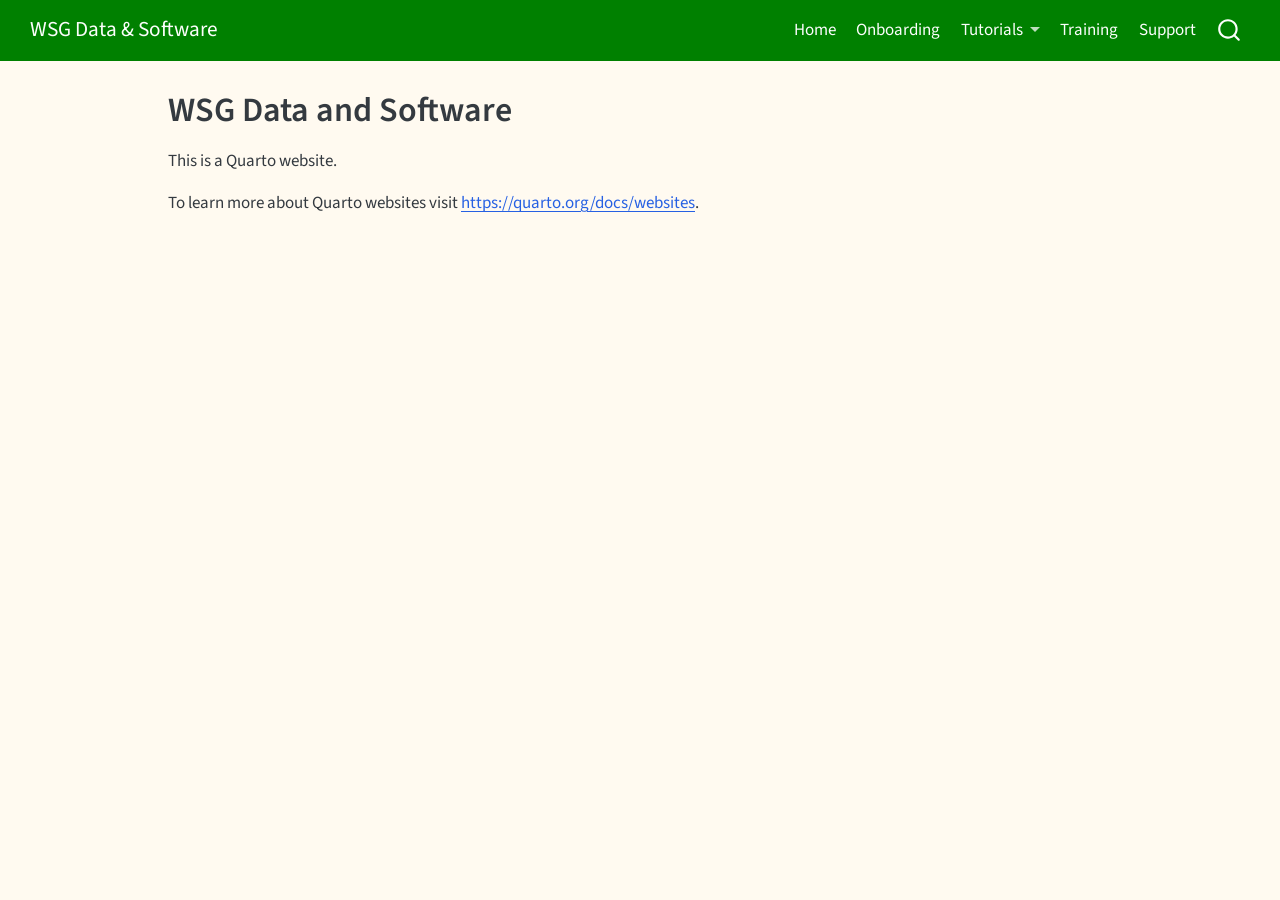
<file: docs/index.html>
<!DOCTYPE html>
<html xmlns="http://www.w3.org/1999/xhtml" lang="en" xml:lang="en"><head>

<meta charset="utf-8">
<meta name="generator" content="quarto-1.11.9">

<meta name="viewport" content="width=device-width, initial-scale=1.0, user-scalable=yes">


<title>WSG Data and Software – WSG Data &amp; Software</title>
<style>
/* Default styles provided by pandoc.
** See https://pandoc.org/MANUAL.html#variables-for-html for config info.
*/
span.smallcaps{font-variant: small-caps;}
div.columns{display: flex; gap: 1.5em;}
div.column{flex: auto;}
@media screen {
div.columns{gap: min(4vw, 1.5em);}
div.column{overflow-x: auto;}
}
div.hanging-indent{margin-left: 1.5em; text-indent: -1.5em;}
ul.task-list{list-style: none;}
ul.task-list li input[type="checkbox"] {
  width: 0.8em;
  margin: 0 0.8em 0.2em -1em; /* quarto-specific, see https://github.com/quarto-dev/quarto-cli/issues/4556 */ 
  vertical-align: middle;
}
</style>


<script src="site_libs/quarto-nav/quarto-nav.js"></script>
<script src="site_libs/clipboard/clipboard.min.js"></script>
<script src="site_libs/quarto-search/autocomplete.umd.js"></script>
<script src="site_libs/quarto-search/fuse.min.js"></script>
<script src="site_libs/quarto-search/quarto-search.js"></script>
<meta name="quarto:offset" content="./">
<script src="site_libs/quarto-html/quarto.js" type="module"></script>
<script src="site_libs/quarto-html/tabsets/tabsets.js" type="module"></script>
<script src="site_libs/quarto-html/scrollable-regions/scrollable-regions.js" type="module"></script>
<script src="site_libs/quarto-html/popper.min.js"></script>
<script src="site_libs/quarto-html/tippy.umd.min.js"></script>
<script src="site_libs/quarto-html/anchor.min.js"></script>
<link href="site_libs/quarto-html/tippy.css" rel="stylesheet">
<link href="site_libs/quarto-html/quarto-syntax-highlighting-63b5708e65d6cd79cd7618c58d0c21e7.css" rel="stylesheet" id="quarto-text-highlighting-styles">
<script src="site_libs/bootstrap/bootstrap.min.js"></script>
<link href="site_libs/bootstrap/bootstrap-icons.css" rel="stylesheet">
<link href="site_libs/bootstrap/bootstrap-7bf1076f56b73c5a03fa484800a81092.min.css" rel="stylesheet" append-hash="true" id="quarto-bootstrap" data-mode="light">
<script id="quarto-search-options" type="application/json">{
  "location": "navbar",
  "copy-button": false,
  "collapse-after": 3,
  "panel-placement": "end",
  "type": "overlay",
  "limit": 50,
  "keyboard-shortcut": [
    "f",
    "/",
    "s"
  ],
  "show-item-context": false,
  "language": {
    "search-no-results-text": "No results",
    "search-matching-documents-text": "matching documents",
    "search-copy-link-title": "Copy link to search",
    "search-hide-matches-text": "Hide additional matches",
    "search-more-match-text": "more match in this document",
    "search-more-matches-text": "more matches in this document",
    "search-clear-button-title": "Clear",
    "search-text-placeholder": "",
    "search-detached-cancel-button-title": "Cancel",
    "search-submit-button-title": "Submit",
    "search-label": "Search"
  }
}</script>


<link rel="stylesheet" href="styles.css">
</head>

<body class="nav-fixed quarto-light"><a id="quarto-skip-link" class="visually-hidden-focusable" href="#quarto-document-content">Skip to main content</a>

<div id="quarto-search-results"></div>
  <header id="quarto-header" class="headroom fixed-top">
    <nav class="navbar navbar-expand-lg " data-bs-theme="dark" aria-label="Site">
      <div class="navbar-container container-fluid">
      <div class="navbar-brand-container mx-auto">
    <a class="navbar-brand" href="./index.html">
    <span class="navbar-title">WSG Data &amp; Software</span>
    </a>
  </div>
          <button class="navbar-toggler" type="button" data-bs-toggle="collapse" data-bs-target="#navbarCollapse" aria-controls="navbarCollapse" aria-expanded="false" aria-label="Toggle navigation" onclick="if (window.quartoToggleHeadroom) { window.quartoToggleHeadroom(); }">
  <span class="navbar-toggler-icon"></span>
</button>
          <div class="collapse navbar-collapse" id="navbarCollapse">
            <ul class="navbar-nav navbar-nav-scroll ms-auto">
  <li class="nav-item">
    <a class="nav-link active" href="./index.html" aria-current="page"> 
<span class="menu-text">Home</span></a>
  </li>  
  <li class="nav-item">
    <a class="nav-link" href="./onboarding.html"> 
<span class="menu-text">Onboarding</span></a>
  </li>  
  <li class="nav-item dropdown ">
    <a class="nav-link dropdown-toggle" href="#" id="nav-menu-tutorials" role="link" data-bs-toggle="dropdown" aria-expanded="false">
 <span class="menu-text">Tutorials</span>
    </a>
    <ul class="dropdown-menu dropdown-menu-end" aria-labelledby="nav-menu-tutorials">    
        <li>
    <a class="dropdown-item" href="./tutorials/listing.html">
 <span class="dropdown-text"><strong>Tutorials</strong></span></a>
  </li>  
        <li><hr class="dropdown-divider"></li>
        <li class="dropdown-header"><strong>HPC</strong></li>
        <li>
    <a class="dropdown-item" href="./tutorials/hpc/get_started.html">
 <span class="dropdown-text">Get Started with HPC</span></a>
  </li>  
        <li><hr class="dropdown-divider"></li>
        <li class="dropdown-header"><strong>Git</strong></li>
        <li><hr class="dropdown-divider"></li>
        <li class="dropdown-header"><strong>Data</strong></li>
        <li><hr class="dropdown-divider"></li>
        <li class="dropdown-header"><strong>GenAI</strong></li>
    </ul>
  </li>
  <li class="nav-item">
    <a class="nav-link" href="./training.html"> 
<span class="menu-text">Training</span></a>
  </li>  
  <li class="nav-item">
    <a class="nav-link" href="./support.html"> 
<span class="menu-text">Support</span></a>
  </li>  
</ul>
          </div> <!-- /navcollapse -->
            <div class="quarto-navbar-tools">
</div>
            <div id="quarto-search" class="" title="Search"></div>
      </div> <!-- /container-fluid -->
    </nav>
</header>
<!-- content -->
<div id="quarto-content" class="quarto-container page-columns page-rows-contents page-layout-article page-navbar">
<!-- sidebar -->
<!-- margin-sidebar -->
    <div id="quarto-margin-sidebar" class="sidebar margin-sidebar zindex-bottom">
        
    </div>
<!-- main -->
<main class="content" id="quarto-document-content" tabindex="-1">

<header id="title-block-header" class="quarto-title-block default">
<div class="quarto-title">
<h1 class="title">WSG Data and Software</h1>
</div>



<div class="quarto-title-meta">

    
  
    
  </div>
  


</header>


<p>This is a Quarto website.</p>
<p>To learn more about Quarto websites visit <a href="https://quarto.org/docs/websites" class="uri">https://quarto.org/docs/websites</a>.</p>



</main> <!-- /main -->
<script id="quarto-html-after-body" type="application/javascript">
  window.document.addEventListener("DOMContentLoaded", function (event) {
    const icon = "";
    const anchorJS = new window.AnchorJS();
    anchorJS.options = {
      placement: 'right',
      icon: icon
    };
    anchorJS.add('.anchored');
    const isCodeAnnotation = (el) => {
      for (const clz of el.classList) {
        if (clz.startsWith('code-annotation-')) {                     
          return true;
        }
      }
      return false;
    }
    const onCopySuccess = function(e) {
      // button target
      const button = e.trigger;
      // don't keep focus
      button.blur();
      // flash "checked"
      button.classList.add('code-copy-button-checked');
      var currentTitle = button.getAttribute("title");
      button.setAttribute("title", "Copied!");
      let tooltip;
      if (window.bootstrap) {
        button.setAttribute("data-bs-toggle", "tooltip");
        button.setAttribute("data-bs-placement", "left");
        button.setAttribute("data-bs-title", "Copied!");
        tooltip = new bootstrap.Tooltip(button, 
          { trigger: "manual", 
            customClass: "code-copy-button-tooltip",
            offset: [0, -8]});
        tooltip.show();    
      }
      setTimeout(function() {
        if (tooltip) {
          tooltip.hide();
          button.removeAttribute("data-bs-title");
          button.removeAttribute("data-bs-toggle");
          button.removeAttribute("data-bs-placement");
        }
        button.setAttribute("title", currentTitle);
        button.classList.remove('code-copy-button-checked');
      }, 1000);
      // clear code selection
      e.clearSelection();
    }
    const getTextToCopy = function(trigger) {
      const outerScaffold = trigger.parentElement.cloneNode(true);
      const codeEl = outerScaffold.querySelector('code');
      for (const childEl of codeEl.children) {
        if (isCodeAnnotation(childEl)) {
          childEl.remove();
        }
      }
      return codeEl.innerText;
    }
    const clipboard = new window.ClipboardJS('.code-copy-button:not([data-in-quarto-modal])', {
      text: getTextToCopy
    });
    clipboard.on('success', onCopySuccess);
    if (window.document.getElementById('quarto-embedded-source-code-modal')) {
      const clipboardModal = new window.ClipboardJS('.code-copy-button[data-in-quarto-modal]', {
        text: getTextToCopy,
        container: window.document.getElementById('quarto-embedded-source-code-modal')
      });
      clipboardModal.on('success', onCopySuccess);
    }
      var localhostRegex = new RegExp(/^(?:http|https):\/\/localhost\:?[0-9]*\//);
      var mailtoRegex = new RegExp(/^mailto:/);
        var filterRegex = new RegExp('/' + window.location.host + '/');
      var isInternal = (href) => {
          return filterRegex.test(href) || localhostRegex.test(href) || mailtoRegex.test(href);
      }
      // Inspect non-navigation links and adorn them if external
      window.quartoDecorateExternalLinks = function (root) {
     var links = (root || window.document).querySelectorAll('a[href]:not(.nav-link):not(.navbar-brand):not(.toc-action):not(.sidebar-link):not(.sidebar-item-toggle):not(.pagination-link):not(.no-external):not([aria-hidden]):not(.dropdown-item):not(.quarto-navigation-tool):not(.about-link)');
      for (var i=0; i<links.length; i++) {
        const link = links[i];
        if (!isInternal(link.href)) {
          // undo the damage that might have been done by quarto-nav.js in the case of
          // links that we want to consider external
          if (link.dataset.originalHref !== undefined) {
            link.href = link.dataset.originalHref;
          }
          if (!link.classList.contains('no-external-icon')) {
          }
        }
      }
      };
      window.quartoDecorateExternalLinks(window.document);
    // Esc closes the popup (WCAG 1.4.13) and focus leaving both trigger and
    // popup closes it (WCAG 2.4.11); tippy handles neither for interactive popups.
    const hideOnEscAndFocusOut = {
      name: 'hideOnEscAndFocusOut',
      defaultValue: true,
      fn(instance) {
        const dismiss = () => {
          // A show scheduled by the trigger delay would otherwise reopen it
          instance.clearDelayTimeouts();
          instance.hide();
        };
        const onKeyDown = (event) => {
          if (event.key !== 'Escape') {
            return;
          }
          // Keep Esc from also reaching page handlers (e.g. reveal.js overview),
          // except an open reveal.js slide menu, which Esc should close too.
          // The menu handles keys only when its keyboard option is on.
          const menuHandlesEsc = window.Reveal?.getPlugin?.('menu')?.isOpen() &&
            window.Reveal.getConfig().menu?.keyboard !== false;
          if (!menuHandlesEsc) {
            event.stopPropagation();
          }
          if (instance.popper.contains(window.document.activeElement)) {
            // Disabled while refocusing so the focus trigger does not reopen it
            instance.disable();
            instance.reference.focus();
            instance.enable();
          }
          dismiss();
        };
        const onFocusOut = (event) => {
          const target = event.relatedTarget;
          if (target && !instance.reference.contains(target) &&
              !instance.popper.contains(target)) {
            dismiss();
          }
        };
        // On the trigger too: a click trigger (code-annotations: select) has no
        // blur handling. Attached for the instance's lifetime so leaving the
        // trigger also cancels a show still pending on the trigger delay.
        instance.reference.addEventListener('focusout', onFocusOut);
        return {
          onShow() {
            window.document.addEventListener('keydown', onKeyDown, true);
            instance.popper.addEventListener('focusout', onFocusOut);
          },
          onHide() {
            window.document.removeEventListener('keydown', onKeyDown, true);
            instance.popper.removeEventListener('focusout', onFocusOut);
          },
          onDestroy() {
            instance.reference.removeEventListener('focusout', onFocusOut);
          },
        };
      },
    };
    function tippyHover(el, contentFn, onTriggerFn, onUntriggerFn) {
      const config = {
        allowHTML: true,
        maxWidth: 500,
        delay: 100,
        arrow: false,
        appendTo: function(el) {
            return el.parentElement;
        },
        interactive: true,
        interactiveBorder: 10,
        theme: 'quarto',
        placement: 'bottom-start',
        plugins: [hideOnEscAndFocusOut],
      };
      if (contentFn) {
        config.content = contentFn;
      }
      if (onTriggerFn) {
        config.onTrigger = onTriggerFn;
      }
      if (onUntriggerFn) {
        config.onUntrigger = onUntriggerFn;
      }
      window.tippy(el, config); 
    }
    const noterefs = window.document.querySelectorAll('a[role="doc-noteref"]');
    for (var i=0; i<noterefs.length; i++) {
      const ref = noterefs[i];
      tippyHover(ref, function() {
        // use id or data attribute instead here
        let href = ref.getAttribute('data-footnote-href') || ref.getAttribute('href');
        try { href = new URL(href).hash; } catch {}
        const id = href.replace(/^#\/?/, "");
        const note = window.document.getElementById(id);
        if (note) {
          return note.innerHTML;
        } else {
          return "";
        }
      });
    }
    const xrefs = window.document.querySelectorAll('a.quarto-xref');
    const processXRef = (id, note) => {
      // Strip column container classes
      const stripColumnClz = (el) => {
        el.classList.remove("page-full", "page-columns");
        if (el.children) {
          for (const child of el.children) {
            stripColumnClz(child);
          }
        }
      }
      stripColumnClz(note)
      if (id === null || id.startsWith('sec-')) {
        // Special case sections, only their first couple elements
        const container = document.createElement("div");
        if (note.children && note.children.length > 2) {
          container.appendChild(note.children[0].cloneNode(true));
          for (let i = 1; i < note.children.length; i++) {
            const child = note.children[i];
            if (child.tagName === "P" && child.innerText === "") {
              continue;
            } else {
              container.appendChild(child.cloneNode(true));
              break;
            }
          }
          if (window.Quarto?.typesetMath) {
            window.Quarto.typesetMath(container);
          }
          return container.innerHTML
        } else {
          if (window.Quarto?.typesetMath) {
            window.Quarto.typesetMath(note);
          }
          return note.innerHTML;
        }
      } else {
        // Remove any anchor links if they are present
        const anchorLink = note.querySelector('a.anchorjs-link');
        if (anchorLink) {
          anchorLink.remove();
        }
        if (window.Quarto?.typesetMath) {
          window.Quarto.typesetMath(note);
        }
        if (note.classList.contains("callout")) {
          return note.outerHTML;
        } else {
          return note.innerHTML;
        }
      }
    }
    for (var i=0; i<xrefs.length; i++) {
      const xref = xrefs[i];
      tippyHover(xref, undefined, function(instance) {
        instance.disable();
        let url = xref.getAttribute('href');
        let hash = undefined; 
        if (url.startsWith('#')) {
          hash = url;
        } else {
          try { hash = new URL(url).hash; } catch {}
        }
        if (hash) {
          const id = hash.replace(/^#\/?/, "");
          const note = window.document.getElementById(id);
          if (note !== null) {
            try {
              const html = processXRef(id, note.cloneNode(true));
              instance.setContent(html);
            } finally {
              instance.enable();
              instance.show();
            }
          } else {
            // See if we can fetch this
            fetch(url.split('#')[0])
            .then(res => res.text())
            .then(html => {
              const parser = new DOMParser();
              const htmlDoc = parser.parseFromString(html, "text/html");
              const note = htmlDoc.getElementById(id);
              if (note !== null) {
                const html = processXRef(id, note);
                instance.setContent(html);
              } 
            }).finally(() => {
              instance.enable();
              instance.show();
            });
          }
        } else {
          // See if we can fetch a full url (with no hash to target)
          // This is a special case and we should probably do some content thinning / targeting
          fetch(url)
          .then(res => res.text())
          .then(html => {
            const parser = new DOMParser();
            const htmlDoc = parser.parseFromString(html, "text/html");
            const note = htmlDoc.querySelector('main.content');
            if (note !== null) {
              // This should only happen for chapter cross references
              // (since there is no id in the URL)
              // remove the first header
              if (note.children.length > 0 && note.children[0].tagName === "HEADER") {
                note.children[0].remove();
              }
              const html = processXRef(null, note);
              instance.setContent(html);
            } 
          }).finally(() => {
            instance.enable();
            instance.show();
          });
        }
      }, function(instance) {
      });
    }
        let selectedAnnoteEl;
        const selectorForAnnotation = ( cell, annotation) => {
          let cellAttr = 'data-code-cell="' + cell + '"';
          let lineAttr = 'data-code-annotation="' +  annotation + '"';
          const selector = 'span[' + cellAttr + '][' + lineAttr + ']';
          return selector;
        }
        const selectCodeLines = (annoteEl) => {
          const doc = window.document;
          const targetCell = annoteEl.getAttribute("data-target-cell");
          const targetAnnotation = annoteEl.getAttribute("data-target-annotation");
          const annoteSpan = window.document.querySelector(selectorForAnnotation(targetCell, targetAnnotation));
          const lines = annoteSpan.getAttribute("data-code-lines").split(",");
          const lineIds = lines.map((line) => {
            return targetCell + "-" + line;
          })
          // Each band is positioned against its own containing block, which is
          // not the offsetParent of the lines, so place it from client rects.
          const placeBand = (band, firstEl, lastEl, codeBlock) => {
            const container = band.offsetParent;
            if (container === null) {
              return;
            }
            const containerRect = container.getBoundingClientRect();
            // Reveal.js scales slides with a transform, so convert client
            // pixels back to the CSS pixels of the container.
            const scale = containerRect.height / container.offsetHeight || 1;
            const firstRect = firstEl.getBoundingClientRect();
            const lastRect = lastEl.getBoundingClientRect();
            const top = (firstRect.top - containerRect.top) / scale - container.clientTop + container.scrollTop;
            const height = (lastRect.bottom - firstRect.top) / scale;
            band.style.top = top - 2 + "px";
            band.style.height = height + 4 + "px";
            if (codeBlock) {
              // Without the copy button wrapper, the containing block is wider
              // than the code block, so span the code block explicitly.
              const blockRect = codeBlock.getBoundingClientRect();
              band.style.left = (blockRect.left - containerRect.left) / scale - container.clientLeft + container.scrollLeft + "px";
              band.style.width = blockRect.width / scale + "px";
            }
          };
          if (lineIds.length > 0) {
            const el = window.document.getElementById(lineIds[0]);
            const lastEl = window.document.getElementById(lineIds[lineIds.length - 1]);
            const parent = el.parentElement.parentElement;
            // cook up a div (if necessary) and position it
            let div = window.document.getElementById("code-annotation-line-highlight");
            if (div === null) {
              div = window.document.createElement("div");
              div.setAttribute("id", "code-annotation-line-highlight");
              div.style.position = 'absolute';
              parent.appendChild(div);
            }
            placeBand(div, el, lastEl, parent.closest("div.sourceCode") || parent);
            let gutterDiv = window.document.getElementById("code-annotation-line-highlight-gutter");
            if (gutterDiv === null) {
              gutterDiv = window.document.createElement("div");
              gutterDiv.setAttribute("id", "code-annotation-line-highlight-gutter");
              gutterDiv.style.position = 'absolute';
              const codeCell = window.document.getElementById(targetCell);
              const gutter = codeCell.querySelector('.code-annotation-gutter');
              gutter.appendChild(gutterDiv);
            }
            placeBand(gutterDiv, el, lastEl);
            selectedAnnoteEl = annoteEl;
          }
        };
        const unselectCodeLines = () => {
          const elementsIds = ["code-annotation-line-highlight", "code-annotation-line-highlight-gutter"];
          elementsIds.forEach((elId) => {
            const div = window.document.getElementById(elId);
            if (div) {
              div.remove();
            }
          });
          selectedAnnoteEl = undefined;
        };
          // Handle positioning of the toggle
      window.addEventListener(
        "resize",
        throttle(() => {
          elRect = undefined;
          if (selectedAnnoteEl) {
            selectCodeLines(selectedAnnoteEl);
          }
        }, 10)
      );
      function throttle(fn, ms) {
      let throttle = false;
      let timer;
        return (...args) => {
          if(!throttle) { // first call gets through
              fn.apply(this, args);
              throttle = true;
          } else { // all the others get throttled
              if(timer) clearTimeout(timer); // cancel #2
              timer = setTimeout(() => {
                fn.apply(this, args);
                timer = throttle = false;
              }, ms);
          }
        };
      }
        // Attach click handler to the DT
        const annoteDls = window.document.querySelectorAll('dt[data-target-cell]');
        for (const annoteDlNode of annoteDls) {
          annoteDlNode.addEventListener('click', (event) => {
            const clickedEl = event.target;
            if (clickedEl !== selectedAnnoteEl) {
              unselectCodeLines();
              const activeEl = window.document.querySelector('dt[data-target-cell].code-annotation-active');
              if (activeEl) {
                activeEl.classList.remove('code-annotation-active');
              }
              selectCodeLines(clickedEl);
              clickedEl.classList.add('code-annotation-active');
            } else {
              // Unselect the line
              unselectCodeLines();
              clickedEl.classList.remove('code-annotation-active');
            }
          });
        }
    const findCites = (el) => {
      const parentEl = el.parentElement;
      if (parentEl) {
        const cites = parentEl.dataset.cites;
        if (cites) {
          return {
            el,
            cites: cites.split(' ')
          };
        } else {
          return findCites(el.parentElement)
        }
      } else {
        return undefined;
      }
    };
    var bibliorefs = window.document.querySelectorAll('a[role="doc-biblioref"]');
    for (var i=0; i<bibliorefs.length; i++) {
      const ref = bibliorefs[i];
      const citeInfo = findCites(ref);
      if (citeInfo) {
        tippyHover(citeInfo.el, function() {
          var popup = window.document.createElement('div');
          citeInfo.cites.forEach(function(cite) {
            var citeDiv = window.document.createElement('div');
            citeDiv.classList.add('hanging-indent');
            citeDiv.classList.add('csl-entry');
            var biblioDiv = window.document.getElementById('ref-' + cite);
            if (biblioDiv) {
              citeDiv.innerHTML = biblioDiv.innerHTML;
            }
            popup.appendChild(citeDiv);
          });
          return popup.innerHTML;
        });
      }
    }
  });
  </script>
  <script type="application/javascript">
  window.quartoScrollableRegionsLabels = {"code":"Scrollable code","output":"Scrollable output"};
  </script>
</div> <!-- /content -->




</body></html>
</file>
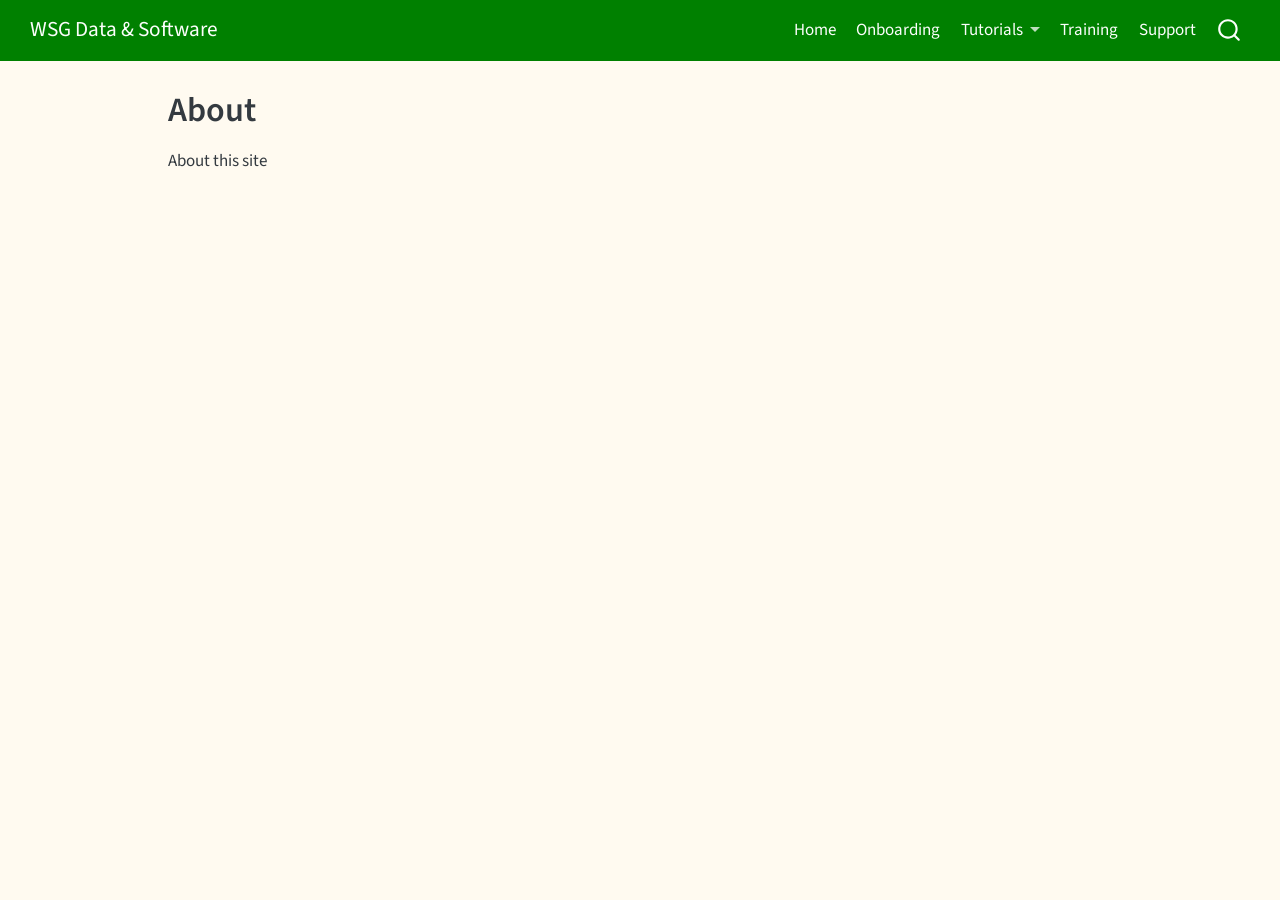
<file: docs/about.html>
<!DOCTYPE html>
<html xmlns="http://www.w3.org/1999/xhtml" lang="en" xml:lang="en"><head>

<meta charset="utf-8">
<meta name="generator" content="quarto-1.11.9">

<meta name="viewport" content="width=device-width, initial-scale=1.0, user-scalable=yes">


<title>About – WSG Data &amp; Software</title>
<style>
/* Default styles provided by pandoc.
** See https://pandoc.org/MANUAL.html#variables-for-html for config info.
*/
span.smallcaps{font-variant: small-caps;}
div.columns{display: flex; gap: 1.5em;}
div.column{flex: auto;}
@media screen {
div.columns{gap: min(4vw, 1.5em);}
div.column{overflow-x: auto;}
}
div.hanging-indent{margin-left: 1.5em; text-indent: -1.5em;}
ul.task-list{list-style: none;}
ul.task-list li input[type="checkbox"] {
  width: 0.8em;
  margin: 0 0.8em 0.2em -1em; /* quarto-specific, see https://github.com/quarto-dev/quarto-cli/issues/4556 */ 
  vertical-align: middle;
}
</style>


<script src="site_libs/quarto-nav/quarto-nav.js"></script>
<script src="site_libs/clipboard/clipboard.min.js"></script>
<script src="site_libs/quarto-search/autocomplete.umd.js"></script>
<script src="site_libs/quarto-search/fuse.min.js"></script>
<script src="site_libs/quarto-search/quarto-search.js"></script>
<meta name="quarto:offset" content="./">
<script src="site_libs/quarto-html/quarto.js" type="module"></script>
<script src="site_libs/quarto-html/tabsets/tabsets.js" type="module"></script>
<script src="site_libs/quarto-html/scrollable-regions/scrollable-regions.js" type="module"></script>
<script src="site_libs/quarto-html/popper.min.js"></script>
<script src="site_libs/quarto-html/tippy.umd.min.js"></script>
<script src="site_libs/quarto-html/anchor.min.js"></script>
<link href="site_libs/quarto-html/tippy.css" rel="stylesheet">
<link href="site_libs/quarto-html/quarto-syntax-highlighting-63b5708e65d6cd79cd7618c58d0c21e7.css" rel="stylesheet" id="quarto-text-highlighting-styles">
<script src="site_libs/bootstrap/bootstrap.min.js"></script>
<link href="site_libs/bootstrap/bootstrap-icons.css" rel="stylesheet">
<link href="site_libs/bootstrap/bootstrap-7bf1076f56b73c5a03fa484800a81092.min.css" rel="stylesheet" append-hash="true" id="quarto-bootstrap" data-mode="light">
<script id="quarto-search-options" type="application/json">{
  "location": "navbar",
  "copy-button": false,
  "collapse-after": 3,
  "panel-placement": "end",
  "type": "overlay",
  "limit": 50,
  "keyboard-shortcut": [
    "f",
    "/",
    "s"
  ],
  "show-item-context": false,
  "language": {
    "search-no-results-text": "No results",
    "search-matching-documents-text": "matching documents",
    "search-copy-link-title": "Copy link to search",
    "search-hide-matches-text": "Hide additional matches",
    "search-more-match-text": "more match in this document",
    "search-more-matches-text": "more matches in this document",
    "search-clear-button-title": "Clear",
    "search-text-placeholder": "",
    "search-detached-cancel-button-title": "Cancel",
    "search-submit-button-title": "Submit",
    "search-label": "Search"
  }
}</script>


<link rel="stylesheet" href="styles.css">
</head>

<body class="nav-fixed quarto-light"><a id="quarto-skip-link" class="visually-hidden-focusable" href="#quarto-document-content">Skip to main content</a>

<div id="quarto-search-results"></div>
  <header id="quarto-header" class="headroom fixed-top">
    <nav class="navbar navbar-expand-lg " data-bs-theme="dark" aria-label="Site">
      <div class="navbar-container container-fluid">
      <div class="navbar-brand-container mx-auto">
    <a class="navbar-brand" href="./index.html">
    <span class="navbar-title">WSG Data &amp; Software</span>
    </a>
  </div>
          <button class="navbar-toggler" type="button" data-bs-toggle="collapse" data-bs-target="#navbarCollapse" aria-controls="navbarCollapse" aria-expanded="false" aria-label="Toggle navigation" onclick="if (window.quartoToggleHeadroom) { window.quartoToggleHeadroom(); }">
  <span class="navbar-toggler-icon"></span>
</button>
          <div class="collapse navbar-collapse" id="navbarCollapse">
            <ul class="navbar-nav navbar-nav-scroll ms-auto">
  <li class="nav-item">
    <a class="nav-link" href="./index.html"> 
<span class="menu-text">Home</span></a>
  </li>  
  <li class="nav-item">
    <a class="nav-link" href="./onboarding.html"> 
<span class="menu-text">Onboarding</span></a>
  </li>  
  <li class="nav-item dropdown ">
    <a class="nav-link dropdown-toggle" href="#" id="nav-menu-tutorials" role="link" data-bs-toggle="dropdown" aria-expanded="false">
 <span class="menu-text">Tutorials</span>
    </a>
    <ul class="dropdown-menu dropdown-menu-end" aria-labelledby="nav-menu-tutorials">    
        <li>
    <a class="dropdown-item" href="./tutorials/listing.html">
 <span class="dropdown-text"><strong>Tutorials</strong></span></a>
  </li>  
        <li><hr class="dropdown-divider"></li>
        <li class="dropdown-header"><strong>HPC</strong></li>
        <li>
    <a class="dropdown-item" href="./tutorials/hpc/get_started.html">
 <span class="dropdown-text">Get Started with HPC</span></a>
  </li>  
        <li><hr class="dropdown-divider"></li>
        <li class="dropdown-header"><strong>Git</strong></li>
        <li><hr class="dropdown-divider"></li>
        <li class="dropdown-header"><strong>Data</strong></li>
        <li><hr class="dropdown-divider"></li>
        <li class="dropdown-header"><strong>GenAI</strong></li>
    </ul>
  </li>
  <li class="nav-item">
    <a class="nav-link" href="./training.html"> 
<span class="menu-text">Training</span></a>
  </li>  
  <li class="nav-item">
    <a class="nav-link" href="./support.html"> 
<span class="menu-text">Support</span></a>
  </li>  
</ul>
          </div> <!-- /navcollapse -->
            <div class="quarto-navbar-tools">
</div>
            <div id="quarto-search" class="" title="Search"></div>
      </div> <!-- /container-fluid -->
    </nav>
</header>
<!-- content -->
<div id="quarto-content" class="quarto-container page-columns page-rows-contents page-layout-article page-navbar">
<!-- sidebar -->
<!-- margin-sidebar -->
    <div id="quarto-margin-sidebar" class="sidebar margin-sidebar zindex-bottom">
        
    </div>
<!-- main -->
<main class="content" id="quarto-document-content" tabindex="-1">

<header id="title-block-header" class="quarto-title-block default">
<div class="quarto-title">
<h1 class="title">About</h1>
</div>



<div class="quarto-title-meta">

    
  
    
  </div>
  


</header>


<p>About this site</p>



</main> <!-- /main -->
<script id="quarto-html-after-body" type="application/javascript">
  window.document.addEventListener("DOMContentLoaded", function (event) {
    const icon = "";
    const anchorJS = new window.AnchorJS();
    anchorJS.options = {
      placement: 'right',
      icon: icon
    };
    anchorJS.add('.anchored');
    const isCodeAnnotation = (el) => {
      for (const clz of el.classList) {
        if (clz.startsWith('code-annotation-')) {                     
          return true;
        }
      }
      return false;
    }
    const onCopySuccess = function(e) {
      // button target
      const button = e.trigger;
      // don't keep focus
      button.blur();
      // flash "checked"
      button.classList.add('code-copy-button-checked');
      var currentTitle = button.getAttribute("title");
      button.setAttribute("title", "Copied!");
      let tooltip;
      if (window.bootstrap) {
        button.setAttribute("data-bs-toggle", "tooltip");
        button.setAttribute("data-bs-placement", "left");
        button.setAttribute("data-bs-title", "Copied!");
        tooltip = new bootstrap.Tooltip(button, 
          { trigger: "manual", 
            customClass: "code-copy-button-tooltip",
            offset: [0, -8]});
        tooltip.show();    
      }
      setTimeout(function() {
        if (tooltip) {
          tooltip.hide();
          button.removeAttribute("data-bs-title");
          button.removeAttribute("data-bs-toggle");
          button.removeAttribute("data-bs-placement");
        }
        button.setAttribute("title", currentTitle);
        button.classList.remove('code-copy-button-checked');
      }, 1000);
      // clear code selection
      e.clearSelection();
    }
    const getTextToCopy = function(trigger) {
      const outerScaffold = trigger.parentElement.cloneNode(true);
      const codeEl = outerScaffold.querySelector('code');
      for (const childEl of codeEl.children) {
        if (isCodeAnnotation(childEl)) {
          childEl.remove();
        }
      }
      return codeEl.innerText;
    }
    const clipboard = new window.ClipboardJS('.code-copy-button:not([data-in-quarto-modal])', {
      text: getTextToCopy
    });
    clipboard.on('success', onCopySuccess);
    if (window.document.getElementById('quarto-embedded-source-code-modal')) {
      const clipboardModal = new window.ClipboardJS('.code-copy-button[data-in-quarto-modal]', {
        text: getTextToCopy,
        container: window.document.getElementById('quarto-embedded-source-code-modal')
      });
      clipboardModal.on('success', onCopySuccess);
    }
      var localhostRegex = new RegExp(/^(?:http|https):\/\/localhost\:?[0-9]*\//);
      var mailtoRegex = new RegExp(/^mailto:/);
        var filterRegex = new RegExp('/' + window.location.host + '/');
      var isInternal = (href) => {
          return filterRegex.test(href) || localhostRegex.test(href) || mailtoRegex.test(href);
      }
      // Inspect non-navigation links and adorn them if external
      window.quartoDecorateExternalLinks = function (root) {
     var links = (root || window.document).querySelectorAll('a[href]:not(.nav-link):not(.navbar-brand):not(.toc-action):not(.sidebar-link):not(.sidebar-item-toggle):not(.pagination-link):not(.no-external):not([aria-hidden]):not(.dropdown-item):not(.quarto-navigation-tool):not(.about-link)');
      for (var i=0; i<links.length; i++) {
        const link = links[i];
        if (!isInternal(link.href)) {
          // undo the damage that might have been done by quarto-nav.js in the case of
          // links that we want to consider external
          if (link.dataset.originalHref !== undefined) {
            link.href = link.dataset.originalHref;
          }
          if (!link.classList.contains('no-external-icon')) {
          }
        }
      }
      };
      window.quartoDecorateExternalLinks(window.document);
    // Esc closes the popup (WCAG 1.4.13) and focus leaving both trigger and
    // popup closes it (WCAG 2.4.11); tippy handles neither for interactive popups.
    const hideOnEscAndFocusOut = {
      name: 'hideOnEscAndFocusOut',
      defaultValue: true,
      fn(instance) {
        const dismiss = () => {
          // A show scheduled by the trigger delay would otherwise reopen it
          instance.clearDelayTimeouts();
          instance.hide();
        };
        const onKeyDown = (event) => {
          if (event.key !== 'Escape') {
            return;
          }
          // Keep Esc from also reaching page handlers (e.g. reveal.js overview),
          // except an open reveal.js slide menu, which Esc should close too.
          // The menu handles keys only when its keyboard option is on.
          const menuHandlesEsc = window.Reveal?.getPlugin?.('menu')?.isOpen() &&
            window.Reveal.getConfig().menu?.keyboard !== false;
          if (!menuHandlesEsc) {
            event.stopPropagation();
          }
          if (instance.popper.contains(window.document.activeElement)) {
            // Disabled while refocusing so the focus trigger does not reopen it
            instance.disable();
            instance.reference.focus();
            instance.enable();
          }
          dismiss();
        };
        const onFocusOut = (event) => {
          const target = event.relatedTarget;
          if (target && !instance.reference.contains(target) &&
              !instance.popper.contains(target)) {
            dismiss();
          }
        };
        // On the trigger too: a click trigger (code-annotations: select) has no
        // blur handling. Attached for the instance's lifetime so leaving the
        // trigger also cancels a show still pending on the trigger delay.
        instance.reference.addEventListener('focusout', onFocusOut);
        return {
          onShow() {
            window.document.addEventListener('keydown', onKeyDown, true);
            instance.popper.addEventListener('focusout', onFocusOut);
          },
          onHide() {
            window.document.removeEventListener('keydown', onKeyDown, true);
            instance.popper.removeEventListener('focusout', onFocusOut);
          },
          onDestroy() {
            instance.reference.removeEventListener('focusout', onFocusOut);
          },
        };
      },
    };
    function tippyHover(el, contentFn, onTriggerFn, onUntriggerFn) {
      const config = {
        allowHTML: true,
        maxWidth: 500,
        delay: 100,
        arrow: false,
        appendTo: function(el) {
            return el.parentElement;
        },
        interactive: true,
        interactiveBorder: 10,
        theme: 'quarto',
        placement: 'bottom-start',
        plugins: [hideOnEscAndFocusOut],
      };
      if (contentFn) {
        config.content = contentFn;
      }
      if (onTriggerFn) {
        config.onTrigger = onTriggerFn;
      }
      if (onUntriggerFn) {
        config.onUntrigger = onUntriggerFn;
      }
      window.tippy(el, config); 
    }
    const noterefs = window.document.querySelectorAll('a[role="doc-noteref"]');
    for (var i=0; i<noterefs.length; i++) {
      const ref = noterefs[i];
      tippyHover(ref, function() {
        // use id or data attribute instead here
        let href = ref.getAttribute('data-footnote-href') || ref.getAttribute('href');
        try { href = new URL(href).hash; } catch {}
        const id = href.replace(/^#\/?/, "");
        const note = window.document.getElementById(id);
        if (note) {
          return note.innerHTML;
        } else {
          return "";
        }
      });
    }
    const xrefs = window.document.querySelectorAll('a.quarto-xref');
    const processXRef = (id, note) => {
      // Strip column container classes
      const stripColumnClz = (el) => {
        el.classList.remove("page-full", "page-columns");
        if (el.children) {
          for (const child of el.children) {
            stripColumnClz(child);
          }
        }
      }
      stripColumnClz(note)
      if (id === null || id.startsWith('sec-')) {
        // Special case sections, only their first couple elements
        const container = document.createElement("div");
        if (note.children && note.children.length > 2) {
          container.appendChild(note.children[0].cloneNode(true));
          for (let i = 1; i < note.children.length; i++) {
            const child = note.children[i];
            if (child.tagName === "P" && child.innerText === "") {
              continue;
            } else {
              container.appendChild(child.cloneNode(true));
              break;
            }
          }
          if (window.Quarto?.typesetMath) {
            window.Quarto.typesetMath(container);
          }
          return container.innerHTML
        } else {
          if (window.Quarto?.typesetMath) {
            window.Quarto.typesetMath(note);
          }
          return note.innerHTML;
        }
      } else {
        // Remove any anchor links if they are present
        const anchorLink = note.querySelector('a.anchorjs-link');
        if (anchorLink) {
          anchorLink.remove();
        }
        if (window.Quarto?.typesetMath) {
          window.Quarto.typesetMath(note);
        }
        if (note.classList.contains("callout")) {
          return note.outerHTML;
        } else {
          return note.innerHTML;
        }
      }
    }
    for (var i=0; i<xrefs.length; i++) {
      const xref = xrefs[i];
      tippyHover(xref, undefined, function(instance) {
        instance.disable();
        let url = xref.getAttribute('href');
        let hash = undefined; 
        if (url.startsWith('#')) {
          hash = url;
        } else {
          try { hash = new URL(url).hash; } catch {}
        }
        if (hash) {
          const id = hash.replace(/^#\/?/, "");
          const note = window.document.getElementById(id);
          if (note !== null) {
            try {
              const html = processXRef(id, note.cloneNode(true));
              instance.setContent(html);
            } finally {
              instance.enable();
              instance.show();
            }
          } else {
            // See if we can fetch this
            fetch(url.split('#')[0])
            .then(res => res.text())
            .then(html => {
              const parser = new DOMParser();
              const htmlDoc = parser.parseFromString(html, "text/html");
              const note = htmlDoc.getElementById(id);
              if (note !== null) {
                const html = processXRef(id, note);
                instance.setContent(html);
              } 
            }).finally(() => {
              instance.enable();
              instance.show();
            });
          }
        } else {
          // See if we can fetch a full url (with no hash to target)
          // This is a special case and we should probably do some content thinning / targeting
          fetch(url)
          .then(res => res.text())
          .then(html => {
            const parser = new DOMParser();
            const htmlDoc = parser.parseFromString(html, "text/html");
            const note = htmlDoc.querySelector('main.content');
            if (note !== null) {
              // This should only happen for chapter cross references
              // (since there is no id in the URL)
              // remove the first header
              if (note.children.length > 0 && note.children[0].tagName === "HEADER") {
                note.children[0].remove();
              }
              const html = processXRef(null, note);
              instance.setContent(html);
            } 
          }).finally(() => {
            instance.enable();
            instance.show();
          });
        }
      }, function(instance) {
      });
    }
        let selectedAnnoteEl;
        const selectorForAnnotation = ( cell, annotation) => {
          let cellAttr = 'data-code-cell="' + cell + '"';
          let lineAttr = 'data-code-annotation="' +  annotation + '"';
          const selector = 'span[' + cellAttr + '][' + lineAttr + ']';
          return selector;
        }
        const selectCodeLines = (annoteEl) => {
          const doc = window.document;
          const targetCell = annoteEl.getAttribute("data-target-cell");
          const targetAnnotation = annoteEl.getAttribute("data-target-annotation");
          const annoteSpan = window.document.querySelector(selectorForAnnotation(targetCell, targetAnnotation));
          const lines = annoteSpan.getAttribute("data-code-lines").split(",");
          const lineIds = lines.map((line) => {
            return targetCell + "-" + line;
          })
          // Each band is positioned against its own containing block, which is
          // not the offsetParent of the lines, so place it from client rects.
          const placeBand = (band, firstEl, lastEl, codeBlock) => {
            const container = band.offsetParent;
            if (container === null) {
              return;
            }
            const containerRect = container.getBoundingClientRect();
            // Reveal.js scales slides with a transform, so convert client
            // pixels back to the CSS pixels of the container.
            const scale = containerRect.height / container.offsetHeight || 1;
            const firstRect = firstEl.getBoundingClientRect();
            const lastRect = lastEl.getBoundingClientRect();
            const top = (firstRect.top - containerRect.top) / scale - container.clientTop + container.scrollTop;
            const height = (lastRect.bottom - firstRect.top) / scale;
            band.style.top = top - 2 + "px";
            band.style.height = height + 4 + "px";
            if (codeBlock) {
              // Without the copy button wrapper, the containing block is wider
              // than the code block, so span the code block explicitly.
              const blockRect = codeBlock.getBoundingClientRect();
              band.style.left = (blockRect.left - containerRect.left) / scale - container.clientLeft + container.scrollLeft + "px";
              band.style.width = blockRect.width / scale + "px";
            }
          };
          if (lineIds.length > 0) {
            const el = window.document.getElementById(lineIds[0]);
            const lastEl = window.document.getElementById(lineIds[lineIds.length - 1]);
            const parent = el.parentElement.parentElement;
            // cook up a div (if necessary) and position it
            let div = window.document.getElementById("code-annotation-line-highlight");
            if (div === null) {
              div = window.document.createElement("div");
              div.setAttribute("id", "code-annotation-line-highlight");
              div.style.position = 'absolute';
              parent.appendChild(div);
            }
            placeBand(div, el, lastEl, parent.closest("div.sourceCode") || parent);
            let gutterDiv = window.document.getElementById("code-annotation-line-highlight-gutter");
            if (gutterDiv === null) {
              gutterDiv = window.document.createElement("div");
              gutterDiv.setAttribute("id", "code-annotation-line-highlight-gutter");
              gutterDiv.style.position = 'absolute';
              const codeCell = window.document.getElementById(targetCell);
              const gutter = codeCell.querySelector('.code-annotation-gutter');
              gutter.appendChild(gutterDiv);
            }
            placeBand(gutterDiv, el, lastEl);
            selectedAnnoteEl = annoteEl;
          }
        };
        const unselectCodeLines = () => {
          const elementsIds = ["code-annotation-line-highlight", "code-annotation-line-highlight-gutter"];
          elementsIds.forEach((elId) => {
            const div = window.document.getElementById(elId);
            if (div) {
              div.remove();
            }
          });
          selectedAnnoteEl = undefined;
        };
          // Handle positioning of the toggle
      window.addEventListener(
        "resize",
        throttle(() => {
          elRect = undefined;
          if (selectedAnnoteEl) {
            selectCodeLines(selectedAnnoteEl);
          }
        }, 10)
      );
      function throttle(fn, ms) {
      let throttle = false;
      let timer;
        return (...args) => {
          if(!throttle) { // first call gets through
              fn.apply(this, args);
              throttle = true;
          } else { // all the others get throttled
              if(timer) clearTimeout(timer); // cancel #2
              timer = setTimeout(() => {
                fn.apply(this, args);
                timer = throttle = false;
              }, ms);
          }
        };
      }
        // Attach click handler to the DT
        const annoteDls = window.document.querySelectorAll('dt[data-target-cell]');
        for (const annoteDlNode of annoteDls) {
          annoteDlNode.addEventListener('click', (event) => {
            const clickedEl = event.target;
            if (clickedEl !== selectedAnnoteEl) {
              unselectCodeLines();
              const activeEl = window.document.querySelector('dt[data-target-cell].code-annotation-active');
              if (activeEl) {
                activeEl.classList.remove('code-annotation-active');
              }
              selectCodeLines(clickedEl);
              clickedEl.classList.add('code-annotation-active');
            } else {
              // Unselect the line
              unselectCodeLines();
              clickedEl.classList.remove('code-annotation-active');
            }
          });
        }
    const findCites = (el) => {
      const parentEl = el.parentElement;
      if (parentEl) {
        const cites = parentEl.dataset.cites;
        if (cites) {
          return {
            el,
            cites: cites.split(' ')
          };
        } else {
          return findCites(el.parentElement)
        }
      } else {
        return undefined;
      }
    };
    var bibliorefs = window.document.querySelectorAll('a[role="doc-biblioref"]');
    for (var i=0; i<bibliorefs.length; i++) {
      const ref = bibliorefs[i];
      const citeInfo = findCites(ref);
      if (citeInfo) {
        tippyHover(citeInfo.el, function() {
          var popup = window.document.createElement('div');
          citeInfo.cites.forEach(function(cite) {
            var citeDiv = window.document.createElement('div');
            citeDiv.classList.add('hanging-indent');
            citeDiv.classList.add('csl-entry');
            var biblioDiv = window.document.getElementById('ref-' + cite);
            if (biblioDiv) {
              citeDiv.innerHTML = biblioDiv.innerHTML;
            }
            popup.appendChild(citeDiv);
          });
          return popup.innerHTML;
        });
      }
    }
  });
  </script>
  <script type="application/javascript">
  window.quartoScrollableRegionsLabels = {"code":"Scrollable code","output":"Scrollable output"};
  </script>
</div> <!-- /content -->




</body></html>
</file>
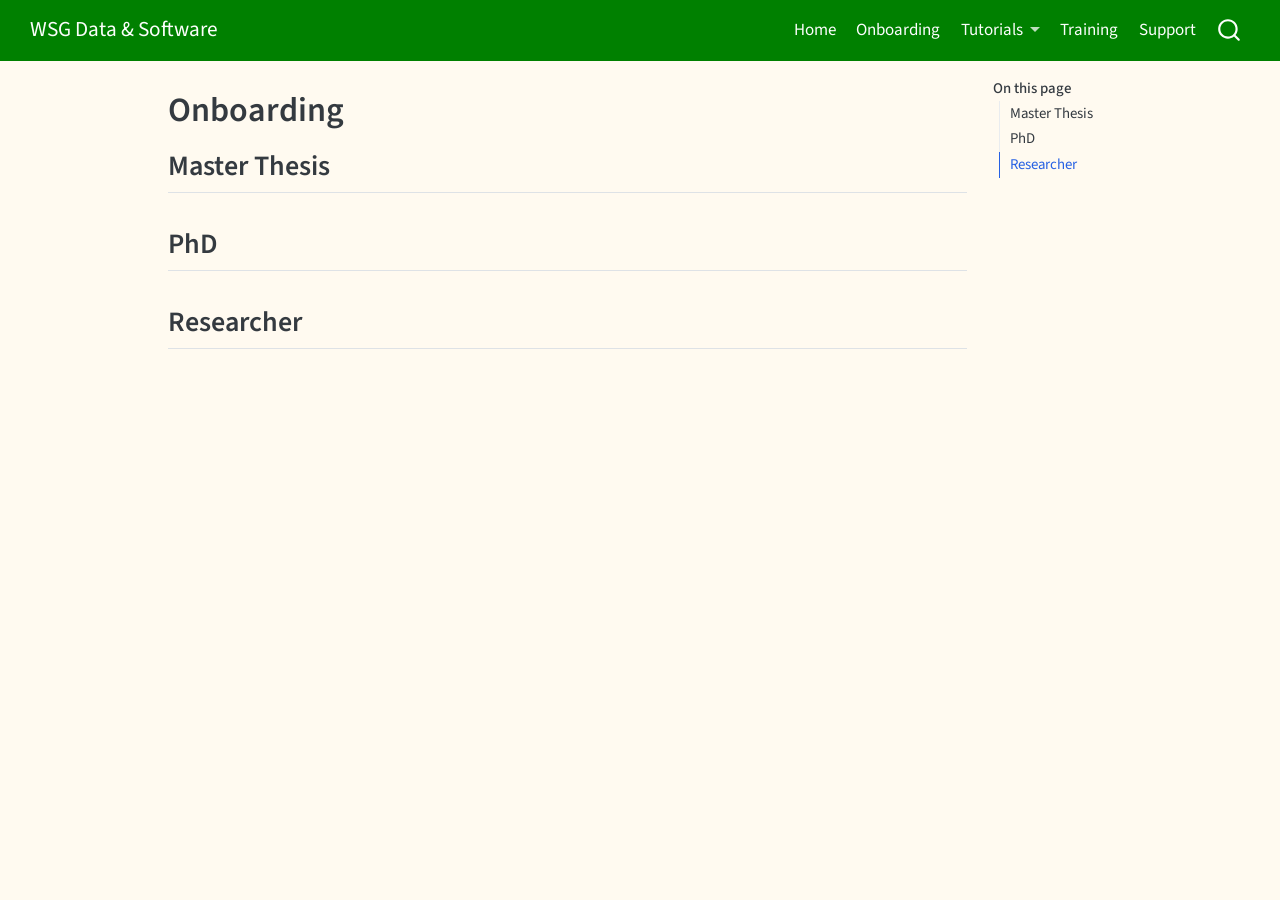
<file: docs/onboarding.html>
<!DOCTYPE html>
<html xmlns="http://www.w3.org/1999/xhtml" lang="en" xml:lang="en"><head>

<meta charset="utf-8">
<meta name="generator" content="quarto-1.11.9">

<meta name="viewport" content="width=device-width, initial-scale=1.0, user-scalable=yes">


<title>Onboarding – WSG Data &amp; Software</title>
<style>
/* Default styles provided by pandoc.
** See https://pandoc.org/MANUAL.html#variables-for-html for config info.
*/
span.smallcaps{font-variant: small-caps;}
div.columns{display: flex; gap: 1.5em;}
div.column{flex: auto;}
@media screen {
div.columns{gap: min(4vw, 1.5em);}
div.column{overflow-x: auto;}
}
div.hanging-indent{margin-left: 1.5em; text-indent: -1.5em;}
ul.task-list{list-style: none;}
ul.task-list li input[type="checkbox"] {
  width: 0.8em;
  margin: 0 0.8em 0.2em -1em; /* quarto-specific, see https://github.com/quarto-dev/quarto-cli/issues/4556 */ 
  vertical-align: middle;
}
</style>


<script src="site_libs/quarto-nav/quarto-nav.js"></script>
<script src="site_libs/clipboard/clipboard.min.js"></script>
<script src="site_libs/quarto-search/autocomplete.umd.js"></script>
<script src="site_libs/quarto-search/fuse.min.js"></script>
<script src="site_libs/quarto-search/quarto-search.js"></script>
<meta name="quarto:offset" content="./">
<script src="site_libs/quarto-html/quarto.js" type="module"></script>
<script src="site_libs/quarto-html/tabsets/tabsets.js" type="module"></script>
<script src="site_libs/quarto-html/scrollable-regions/scrollable-regions.js" type="module"></script>
<script src="site_libs/quarto-html/popper.min.js"></script>
<script src="site_libs/quarto-html/tippy.umd.min.js"></script>
<script src="site_libs/quarto-html/anchor.min.js"></script>
<link href="site_libs/quarto-html/tippy.css" rel="stylesheet">
<link href="site_libs/quarto-html/quarto-syntax-highlighting-63b5708e65d6cd79cd7618c58d0c21e7.css" rel="stylesheet" id="quarto-text-highlighting-styles">
<script src="site_libs/bootstrap/bootstrap.min.js"></script>
<link href="site_libs/bootstrap/bootstrap-icons.css" rel="stylesheet">
<link href="site_libs/bootstrap/bootstrap-7bf1076f56b73c5a03fa484800a81092.min.css" rel="stylesheet" append-hash="true" id="quarto-bootstrap" data-mode="light">
<script id="quarto-search-options" type="application/json">{
  "location": "navbar",
  "copy-button": false,
  "collapse-after": 3,
  "panel-placement": "end",
  "type": "overlay",
  "limit": 50,
  "keyboard-shortcut": [
    "f",
    "/",
    "s"
  ],
  "show-item-context": false,
  "language": {
    "search-no-results-text": "No results",
    "search-matching-documents-text": "matching documents",
    "search-copy-link-title": "Copy link to search",
    "search-hide-matches-text": "Hide additional matches",
    "search-more-match-text": "more match in this document",
    "search-more-matches-text": "more matches in this document",
    "search-clear-button-title": "Clear",
    "search-text-placeholder": "",
    "search-detached-cancel-button-title": "Cancel",
    "search-submit-button-title": "Submit",
    "search-label": "Search"
  }
}</script>


<link rel="stylesheet" href="styles.css">
</head>

<body class="nav-fixed quarto-light"><a id="quarto-skip-link" class="visually-hidden-focusable" href="#quarto-document-content">Skip to main content</a>

<div id="quarto-search-results"></div>
  <header id="quarto-header" class="headroom fixed-top">
    <nav class="navbar navbar-expand-lg " data-bs-theme="dark" aria-label="Site">
      <div class="navbar-container container-fluid">
      <div class="navbar-brand-container mx-auto">
    <a class="navbar-brand" href="./index.html">
    <span class="navbar-title">WSG Data &amp; Software</span>
    </a>
  </div>
          <button class="navbar-toggler" type="button" data-bs-toggle="collapse" data-bs-target="#navbarCollapse" aria-controls="navbarCollapse" aria-expanded="false" aria-label="Toggle navigation" onclick="if (window.quartoToggleHeadroom) { window.quartoToggleHeadroom(); }">
  <span class="navbar-toggler-icon"></span>
</button>
          <div class="collapse navbar-collapse" id="navbarCollapse">
            <ul class="navbar-nav navbar-nav-scroll ms-auto">
  <li class="nav-item">
    <a class="nav-link" href="./index.html"> 
<span class="menu-text">Home</span></a>
  </li>  
  <li class="nav-item">
    <a class="nav-link active" href="./onboarding.html" aria-current="page"> 
<span class="menu-text">Onboarding</span></a>
  </li>  
  <li class="nav-item dropdown ">
    <a class="nav-link dropdown-toggle" href="#" id="nav-menu-tutorials" role="link" data-bs-toggle="dropdown" aria-expanded="false">
 <span class="menu-text">Tutorials</span>
    </a>
    <ul class="dropdown-menu dropdown-menu-end" aria-labelledby="nav-menu-tutorials">    
        <li>
    <a class="dropdown-item" href="./tutorials/listing.html">
 <span class="dropdown-text"><strong>Tutorials</strong></span></a>
  </li>  
        <li><hr class="dropdown-divider"></li>
        <li class="dropdown-header"><strong>HPC</strong></li>
        <li>
    <a class="dropdown-item" href="./tutorials/hpc/get_started.html">
 <span class="dropdown-text">Get Started with HPC</span></a>
  </li>  
        <li><hr class="dropdown-divider"></li>
        <li class="dropdown-header"><strong>Git</strong></li>
        <li><hr class="dropdown-divider"></li>
        <li class="dropdown-header"><strong>Data</strong></li>
        <li><hr class="dropdown-divider"></li>
        <li class="dropdown-header"><strong>GenAI</strong></li>
    </ul>
  </li>
  <li class="nav-item">
    <a class="nav-link" href="./training.html"> 
<span class="menu-text">Training</span></a>
  </li>  
  <li class="nav-item">
    <a class="nav-link" href="./support.html"> 
<span class="menu-text">Support</span></a>
  </li>  
</ul>
          </div> <!-- /navcollapse -->
            <div class="quarto-navbar-tools">
</div>
            <div id="quarto-search" class="" title="Search"></div>
      </div> <!-- /container-fluid -->
    </nav>
</header>
<!-- content -->
<div id="quarto-content" class="quarto-container page-columns page-rows-contents page-layout-article page-navbar">
<!-- sidebar -->
<!-- margin-sidebar -->
    <div id="quarto-margin-sidebar" class="sidebar margin-sidebar">
        <nav id="TOC" role="doc-toc" aria-labelledby="toc-title" class="toc-active">
    <h2 id="toc-title">On this page</h2>
   
  <ul>
  <li><a href="#master-thesis" id="toc-master-thesis" class="nav-link active" data-scroll-target="#master-thesis">Master Thesis</a></li>
  <li><a href="#phd" id="toc-phd" class="nav-link" data-scroll-target="#phd">PhD</a></li>
  <li><a href="#researcher" id="toc-researcher" class="nav-link" data-scroll-target="#researcher">Researcher</a></li>
  </ul>
</nav>
    </div>
<!-- main -->
<main class="content" id="quarto-document-content" tabindex="-1">

<header id="title-block-header" class="quarto-title-block default">
<div class="quarto-title">
<h1 class="title">Onboarding</h1>
</div>



<div class="quarto-title-meta">

    
  
    
  </div>
  


</header>


<section id="master-thesis" class="level2">
<h2 class="anchored" data-anchor-id="master-thesis">Master Thesis</h2>
</section>
<section id="phd" class="level2">
<h2 class="anchored" data-anchor-id="phd">PhD</h2>
</section>
<section id="researcher" class="level2">
<h2 class="anchored" data-anchor-id="researcher">Researcher</h2>


</section>

</main> <!-- /main -->
<script id="quarto-html-after-body" type="application/javascript">
  window.document.addEventListener("DOMContentLoaded", function (event) {
    const icon = "";
    const anchorJS = new window.AnchorJS();
    anchorJS.options = {
      placement: 'right',
      icon: icon
    };
    anchorJS.add('.anchored');
    const isCodeAnnotation = (el) => {
      for (const clz of el.classList) {
        if (clz.startsWith('code-annotation-')) {                     
          return true;
        }
      }
      return false;
    }
    const onCopySuccess = function(e) {
      // button target
      const button = e.trigger;
      // don't keep focus
      button.blur();
      // flash "checked"
      button.classList.add('code-copy-button-checked');
      var currentTitle = button.getAttribute("title");
      button.setAttribute("title", "Copied!");
      let tooltip;
      if (window.bootstrap) {
        button.setAttribute("data-bs-toggle", "tooltip");
        button.setAttribute("data-bs-placement", "left");
        button.setAttribute("data-bs-title", "Copied!");
        tooltip = new bootstrap.Tooltip(button, 
          { trigger: "manual", 
            customClass: "code-copy-button-tooltip",
            offset: [0, -8]});
        tooltip.show();    
      }
      setTimeout(function() {
        if (tooltip) {
          tooltip.hide();
          button.removeAttribute("data-bs-title");
          button.removeAttribute("data-bs-toggle");
          button.removeAttribute("data-bs-placement");
        }
        button.setAttribute("title", currentTitle);
        button.classList.remove('code-copy-button-checked');
      }, 1000);
      // clear code selection
      e.clearSelection();
    }
    const getTextToCopy = function(trigger) {
      const outerScaffold = trigger.parentElement.cloneNode(true);
      const codeEl = outerScaffold.querySelector('code');
      for (const childEl of codeEl.children) {
        if (isCodeAnnotation(childEl)) {
          childEl.remove();
        }
      }
      return codeEl.innerText;
    }
    const clipboard = new window.ClipboardJS('.code-copy-button:not([data-in-quarto-modal])', {
      text: getTextToCopy
    });
    clipboard.on('success', onCopySuccess);
    if (window.document.getElementById('quarto-embedded-source-code-modal')) {
      const clipboardModal = new window.ClipboardJS('.code-copy-button[data-in-quarto-modal]', {
        text: getTextToCopy,
        container: window.document.getElementById('quarto-embedded-source-code-modal')
      });
      clipboardModal.on('success', onCopySuccess);
    }
      var localhostRegex = new RegExp(/^(?:http|https):\/\/localhost\:?[0-9]*\//);
      var mailtoRegex = new RegExp(/^mailto:/);
        var filterRegex = new RegExp('/' + window.location.host + '/');
      var isInternal = (href) => {
          return filterRegex.test(href) || localhostRegex.test(href) || mailtoRegex.test(href);
      }
      // Inspect non-navigation links and adorn them if external
      window.quartoDecorateExternalLinks = function (root) {
     var links = (root || window.document).querySelectorAll('a[href]:not(.nav-link):not(.navbar-brand):not(.toc-action):not(.sidebar-link):not(.sidebar-item-toggle):not(.pagination-link):not(.no-external):not([aria-hidden]):not(.dropdown-item):not(.quarto-navigation-tool):not(.about-link)');
      for (var i=0; i<links.length; i++) {
        const link = links[i];
        if (!isInternal(link.href)) {
          // undo the damage that might have been done by quarto-nav.js in the case of
          // links that we want to consider external
          if (link.dataset.originalHref !== undefined) {
            link.href = link.dataset.originalHref;
          }
          if (!link.classList.contains('no-external-icon')) {
          }
        }
      }
      };
      window.quartoDecorateExternalLinks(window.document);
    // Esc closes the popup (WCAG 1.4.13) and focus leaving both trigger and
    // popup closes it (WCAG 2.4.11); tippy handles neither for interactive popups.
    const hideOnEscAndFocusOut = {
      name: 'hideOnEscAndFocusOut',
      defaultValue: true,
      fn(instance) {
        const dismiss = () => {
          // A show scheduled by the trigger delay would otherwise reopen it
          instance.clearDelayTimeouts();
          instance.hide();
        };
        const onKeyDown = (event) => {
          if (event.key !== 'Escape') {
            return;
          }
          // Keep Esc from also reaching page handlers (e.g. reveal.js overview),
          // except an open reveal.js slide menu, which Esc should close too.
          // The menu handles keys only when its keyboard option is on.
          const menuHandlesEsc = window.Reveal?.getPlugin?.('menu')?.isOpen() &&
            window.Reveal.getConfig().menu?.keyboard !== false;
          if (!menuHandlesEsc) {
            event.stopPropagation();
          }
          if (instance.popper.contains(window.document.activeElement)) {
            // Disabled while refocusing so the focus trigger does not reopen it
            instance.disable();
            instance.reference.focus();
            instance.enable();
          }
          dismiss();
        };
        const onFocusOut = (event) => {
          const target = event.relatedTarget;
          if (target && !instance.reference.contains(target) &&
              !instance.popper.contains(target)) {
            dismiss();
          }
        };
        // On the trigger too: a click trigger (code-annotations: select) has no
        // blur handling. Attached for the instance's lifetime so leaving the
        // trigger also cancels a show still pending on the trigger delay.
        instance.reference.addEventListener('focusout', onFocusOut);
        return {
          onShow() {
            window.document.addEventListener('keydown', onKeyDown, true);
            instance.popper.addEventListener('focusout', onFocusOut);
          },
          onHide() {
            window.document.removeEventListener('keydown', onKeyDown, true);
            instance.popper.removeEventListener('focusout', onFocusOut);
          },
          onDestroy() {
            instance.reference.removeEventListener('focusout', onFocusOut);
          },
        };
      },
    };
    function tippyHover(el, contentFn, onTriggerFn, onUntriggerFn) {
      const config = {
        allowHTML: true,
        maxWidth: 500,
        delay: 100,
        arrow: false,
        appendTo: function(el) {
            return el.parentElement;
        },
        interactive: true,
        interactiveBorder: 10,
        theme: 'quarto',
        placement: 'bottom-start',
        plugins: [hideOnEscAndFocusOut],
      };
      if (contentFn) {
        config.content = contentFn;
      }
      if (onTriggerFn) {
        config.onTrigger = onTriggerFn;
      }
      if (onUntriggerFn) {
        config.onUntrigger = onUntriggerFn;
      }
      window.tippy(el, config); 
    }
    const noterefs = window.document.querySelectorAll('a[role="doc-noteref"]');
    for (var i=0; i<noterefs.length; i++) {
      const ref = noterefs[i];
      tippyHover(ref, function() {
        // use id or data attribute instead here
        let href = ref.getAttribute('data-footnote-href') || ref.getAttribute('href');
        try { href = new URL(href).hash; } catch {}
        const id = href.replace(/^#\/?/, "");
        const note = window.document.getElementById(id);
        if (note) {
          return note.innerHTML;
        } else {
          return "";
        }
      });
    }
    const xrefs = window.document.querySelectorAll('a.quarto-xref');
    const processXRef = (id, note) => {
      // Strip column container classes
      const stripColumnClz = (el) => {
        el.classList.remove("page-full", "page-columns");
        if (el.children) {
          for (const child of el.children) {
            stripColumnClz(child);
          }
        }
      }
      stripColumnClz(note)
      if (id === null || id.startsWith('sec-')) {
        // Special case sections, only their first couple elements
        const container = document.createElement("div");
        if (note.children && note.children.length > 2) {
          container.appendChild(note.children[0].cloneNode(true));
          for (let i = 1; i < note.children.length; i++) {
            const child = note.children[i];
            if (child.tagName === "P" && child.innerText === "") {
              continue;
            } else {
              container.appendChild(child.cloneNode(true));
              break;
            }
          }
          if (window.Quarto?.typesetMath) {
            window.Quarto.typesetMath(container);
          }
          return container.innerHTML
        } else {
          if (window.Quarto?.typesetMath) {
            window.Quarto.typesetMath(note);
          }
          return note.innerHTML;
        }
      } else {
        // Remove any anchor links if they are present
        const anchorLink = note.querySelector('a.anchorjs-link');
        if (anchorLink) {
          anchorLink.remove();
        }
        if (window.Quarto?.typesetMath) {
          window.Quarto.typesetMath(note);
        }
        if (note.classList.contains("callout")) {
          return note.outerHTML;
        } else {
          return note.innerHTML;
        }
      }
    }
    for (var i=0; i<xrefs.length; i++) {
      const xref = xrefs[i];
      tippyHover(xref, undefined, function(instance) {
        instance.disable();
        let url = xref.getAttribute('href');
        let hash = undefined; 
        if (url.startsWith('#')) {
          hash = url;
        } else {
          try { hash = new URL(url).hash; } catch {}
        }
        if (hash) {
          const id = hash.replace(/^#\/?/, "");
          const note = window.document.getElementById(id);
          if (note !== null) {
            try {
              const html = processXRef(id, note.cloneNode(true));
              instance.setContent(html);
            } finally {
              instance.enable();
              instance.show();
            }
          } else {
            // See if we can fetch this
            fetch(url.split('#')[0])
            .then(res => res.text())
            .then(html => {
              const parser = new DOMParser();
              const htmlDoc = parser.parseFromString(html, "text/html");
              const note = htmlDoc.getElementById(id);
              if (note !== null) {
                const html = processXRef(id, note);
                instance.setContent(html);
              } 
            }).finally(() => {
              instance.enable();
              instance.show();
            });
          }
        } else {
          // See if we can fetch a full url (with no hash to target)
          // This is a special case and we should probably do some content thinning / targeting
          fetch(url)
          .then(res => res.text())
          .then(html => {
            const parser = new DOMParser();
            const htmlDoc = parser.parseFromString(html, "text/html");
            const note = htmlDoc.querySelector('main.content');
            if (note !== null) {
              // This should only happen for chapter cross references
              // (since there is no id in the URL)
              // remove the first header
              if (note.children.length > 0 && note.children[0].tagName === "HEADER") {
                note.children[0].remove();
              }
              const html = processXRef(null, note);
              instance.setContent(html);
            } 
          }).finally(() => {
            instance.enable();
            instance.show();
          });
        }
      }, function(instance) {
      });
    }
        let selectedAnnoteEl;
        const selectorForAnnotation = ( cell, annotation) => {
          let cellAttr = 'data-code-cell="' + cell + '"';
          let lineAttr = 'data-code-annotation="' +  annotation + '"';
          const selector = 'span[' + cellAttr + '][' + lineAttr + ']';
          return selector;
        }
        const selectCodeLines = (annoteEl) => {
          const doc = window.document;
          const targetCell = annoteEl.getAttribute("data-target-cell");
          const targetAnnotation = annoteEl.getAttribute("data-target-annotation");
          const annoteSpan = window.document.querySelector(selectorForAnnotation(targetCell, targetAnnotation));
          const lines = annoteSpan.getAttribute("data-code-lines").split(",");
          const lineIds = lines.map((line) => {
            return targetCell + "-" + line;
          })
          // Each band is positioned against its own containing block, which is
          // not the offsetParent of the lines, so place it from client rects.
          const placeBand = (band, firstEl, lastEl, codeBlock) => {
            const container = band.offsetParent;
            if (container === null) {
              return;
            }
            const containerRect = container.getBoundingClientRect();
            // Reveal.js scales slides with a transform, so convert client
            // pixels back to the CSS pixels of the container.
            const scale = containerRect.height / container.offsetHeight || 1;
            const firstRect = firstEl.getBoundingClientRect();
            const lastRect = lastEl.getBoundingClientRect();
            const top = (firstRect.top - containerRect.top) / scale - container.clientTop + container.scrollTop;
            const height = (lastRect.bottom - firstRect.top) / scale;
            band.style.top = top - 2 + "px";
            band.style.height = height + 4 + "px";
            if (codeBlock) {
              // Without the copy button wrapper, the containing block is wider
              // than the code block, so span the code block explicitly.
              const blockRect = codeBlock.getBoundingClientRect();
              band.style.left = (blockRect.left - containerRect.left) / scale - container.clientLeft + container.scrollLeft + "px";
              band.style.width = blockRect.width / scale + "px";
            }
          };
          if (lineIds.length > 0) {
            const el = window.document.getElementById(lineIds[0]);
            const lastEl = window.document.getElementById(lineIds[lineIds.length - 1]);
            const parent = el.parentElement.parentElement;
            // cook up a div (if necessary) and position it
            let div = window.document.getElementById("code-annotation-line-highlight");
            if (div === null) {
              div = window.document.createElement("div");
              div.setAttribute("id", "code-annotation-line-highlight");
              div.style.position = 'absolute';
              parent.appendChild(div);
            }
            placeBand(div, el, lastEl, parent.closest("div.sourceCode") || parent);
            let gutterDiv = window.document.getElementById("code-annotation-line-highlight-gutter");
            if (gutterDiv === null) {
              gutterDiv = window.document.createElement("div");
              gutterDiv.setAttribute("id", "code-annotation-line-highlight-gutter");
              gutterDiv.style.position = 'absolute';
              const codeCell = window.document.getElementById(targetCell);
              const gutter = codeCell.querySelector('.code-annotation-gutter');
              gutter.appendChild(gutterDiv);
            }
            placeBand(gutterDiv, el, lastEl);
            selectedAnnoteEl = annoteEl;
          }
        };
        const unselectCodeLines = () => {
          const elementsIds = ["code-annotation-line-highlight", "code-annotation-line-highlight-gutter"];
          elementsIds.forEach((elId) => {
            const div = window.document.getElementById(elId);
            if (div) {
              div.remove();
            }
          });
          selectedAnnoteEl = undefined;
        };
          // Handle positioning of the toggle
      window.addEventListener(
        "resize",
        throttle(() => {
          elRect = undefined;
          if (selectedAnnoteEl) {
            selectCodeLines(selectedAnnoteEl);
          }
        }, 10)
      );
      function throttle(fn, ms) {
      let throttle = false;
      let timer;
        return (...args) => {
          if(!throttle) { // first call gets through
              fn.apply(this, args);
              throttle = true;
          } else { // all the others get throttled
              if(timer) clearTimeout(timer); // cancel #2
              timer = setTimeout(() => {
                fn.apply(this, args);
                timer = throttle = false;
              }, ms);
          }
        };
      }
        // Attach click handler to the DT
        const annoteDls = window.document.querySelectorAll('dt[data-target-cell]');
        for (const annoteDlNode of annoteDls) {
          annoteDlNode.addEventListener('click', (event) => {
            const clickedEl = event.target;
            if (clickedEl !== selectedAnnoteEl) {
              unselectCodeLines();
              const activeEl = window.document.querySelector('dt[data-target-cell].code-annotation-active');
              if (activeEl) {
                activeEl.classList.remove('code-annotation-active');
              }
              selectCodeLines(clickedEl);
              clickedEl.classList.add('code-annotation-active');
            } else {
              // Unselect the line
              unselectCodeLines();
              clickedEl.classList.remove('code-annotation-active');
            }
          });
        }
    const findCites = (el) => {
      const parentEl = el.parentElement;
      if (parentEl) {
        const cites = parentEl.dataset.cites;
        if (cites) {
          return {
            el,
            cites: cites.split(' ')
          };
        } else {
          return findCites(el.parentElement)
        }
      } else {
        return undefined;
      }
    };
    var bibliorefs = window.document.querySelectorAll('a[role="doc-biblioref"]');
    for (var i=0; i<bibliorefs.length; i++) {
      const ref = bibliorefs[i];
      const citeInfo = findCites(ref);
      if (citeInfo) {
        tippyHover(citeInfo.el, function() {
          var popup = window.document.createElement('div');
          citeInfo.cites.forEach(function(cite) {
            var citeDiv = window.document.createElement('div');
            citeDiv.classList.add('hanging-indent');
            citeDiv.classList.add('csl-entry');
            var biblioDiv = window.document.getElementById('ref-' + cite);
            if (biblioDiv) {
              citeDiv.innerHTML = biblioDiv.innerHTML;
            }
            popup.appendChild(citeDiv);
          });
          return popup.innerHTML;
        });
      }
    }
  });
  </script>
  <script type="application/javascript">
  window.quartoScrollableRegionsLabels = {"code":"Scrollable code","output":"Scrollable output"};
  </script>
</div> <!-- /content -->




</body></html>
</file>
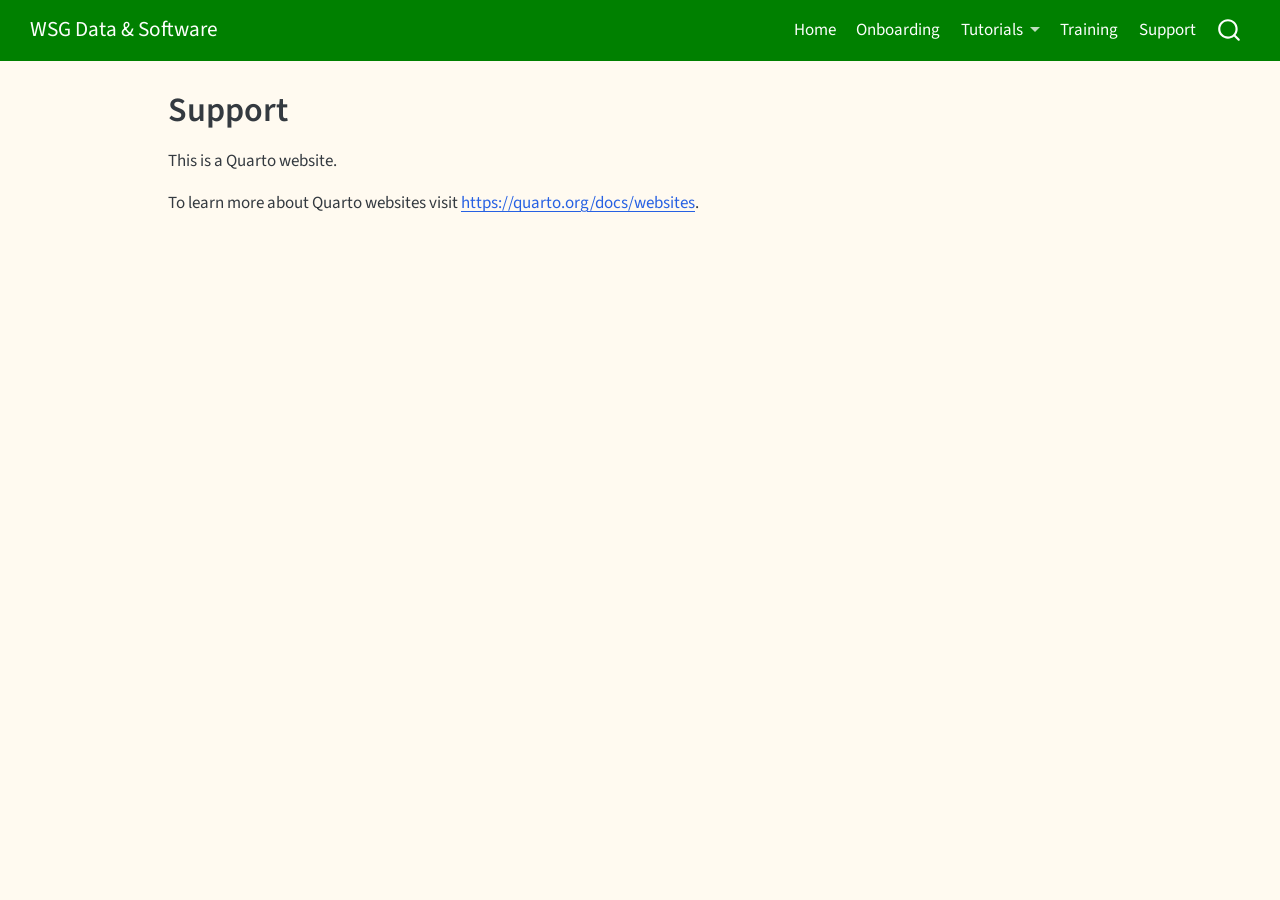
<file: docs/support.html>
<!DOCTYPE html>
<html xmlns="http://www.w3.org/1999/xhtml" lang="en" xml:lang="en"><head>

<meta charset="utf-8">
<meta name="generator" content="quarto-1.11.9">

<meta name="viewport" content="width=device-width, initial-scale=1.0, user-scalable=yes">


<title>Support – WSG Data &amp; Software</title>
<style>
/* Default styles provided by pandoc.
** See https://pandoc.org/MANUAL.html#variables-for-html for config info.
*/
span.smallcaps{font-variant: small-caps;}
div.columns{display: flex; gap: 1.5em;}
div.column{flex: auto;}
@media screen {
div.columns{gap: min(4vw, 1.5em);}
div.column{overflow-x: auto;}
}
div.hanging-indent{margin-left: 1.5em; text-indent: -1.5em;}
ul.task-list{list-style: none;}
ul.task-list li input[type="checkbox"] {
  width: 0.8em;
  margin: 0 0.8em 0.2em -1em; /* quarto-specific, see https://github.com/quarto-dev/quarto-cli/issues/4556 */ 
  vertical-align: middle;
}
</style>


<script src="site_libs/quarto-nav/quarto-nav.js"></script>
<script src="site_libs/clipboard/clipboard.min.js"></script>
<script src="site_libs/quarto-search/autocomplete.umd.js"></script>
<script src="site_libs/quarto-search/fuse.min.js"></script>
<script src="site_libs/quarto-search/quarto-search.js"></script>
<meta name="quarto:offset" content="./">
<script src="site_libs/quarto-html/quarto.js" type="module"></script>
<script src="site_libs/quarto-html/tabsets/tabsets.js" type="module"></script>
<script src="site_libs/quarto-html/scrollable-regions/scrollable-regions.js" type="module"></script>
<script src="site_libs/quarto-html/popper.min.js"></script>
<script src="site_libs/quarto-html/tippy.umd.min.js"></script>
<script src="site_libs/quarto-html/anchor.min.js"></script>
<link href="site_libs/quarto-html/tippy.css" rel="stylesheet">
<link href="site_libs/quarto-html/quarto-syntax-highlighting-63b5708e65d6cd79cd7618c58d0c21e7.css" rel="stylesheet" id="quarto-text-highlighting-styles">
<script src="site_libs/bootstrap/bootstrap.min.js"></script>
<link href="site_libs/bootstrap/bootstrap-icons.css" rel="stylesheet">
<link href="site_libs/bootstrap/bootstrap-7bf1076f56b73c5a03fa484800a81092.min.css" rel="stylesheet" append-hash="true" id="quarto-bootstrap" data-mode="light">
<script id="quarto-search-options" type="application/json">{
  "location": "navbar",
  "copy-button": false,
  "collapse-after": 3,
  "panel-placement": "end",
  "type": "overlay",
  "limit": 50,
  "keyboard-shortcut": [
    "f",
    "/",
    "s"
  ],
  "show-item-context": false,
  "language": {
    "search-no-results-text": "No results",
    "search-matching-documents-text": "matching documents",
    "search-copy-link-title": "Copy link to search",
    "search-hide-matches-text": "Hide additional matches",
    "search-more-match-text": "more match in this document",
    "search-more-matches-text": "more matches in this document",
    "search-clear-button-title": "Clear",
    "search-text-placeholder": "",
    "search-detached-cancel-button-title": "Cancel",
    "search-submit-button-title": "Submit",
    "search-label": "Search"
  }
}</script>


<link rel="stylesheet" href="styles.css">
</head>

<body class="nav-fixed quarto-light"><a id="quarto-skip-link" class="visually-hidden-focusable" href="#quarto-document-content">Skip to main content</a>

<div id="quarto-search-results"></div>
  <header id="quarto-header" class="headroom fixed-top">
    <nav class="navbar navbar-expand-lg " data-bs-theme="dark" aria-label="Site">
      <div class="navbar-container container-fluid">
      <div class="navbar-brand-container mx-auto">
    <a class="navbar-brand" href="./index.html">
    <span class="navbar-title">WSG Data &amp; Software</span>
    </a>
  </div>
          <button class="navbar-toggler" type="button" data-bs-toggle="collapse" data-bs-target="#navbarCollapse" aria-controls="navbarCollapse" aria-expanded="false" aria-label="Toggle navigation" onclick="if (window.quartoToggleHeadroom) { window.quartoToggleHeadroom(); }">
  <span class="navbar-toggler-icon"></span>
</button>
          <div class="collapse navbar-collapse" id="navbarCollapse">
            <ul class="navbar-nav navbar-nav-scroll ms-auto">
  <li class="nav-item">
    <a class="nav-link" href="./index.html"> 
<span class="menu-text">Home</span></a>
  </li>  
  <li class="nav-item">
    <a class="nav-link" href="./onboarding.html"> 
<span class="menu-text">Onboarding</span></a>
  </li>  
  <li class="nav-item dropdown ">
    <a class="nav-link dropdown-toggle" href="#" id="nav-menu-tutorials" role="link" data-bs-toggle="dropdown" aria-expanded="false">
 <span class="menu-text">Tutorials</span>
    </a>
    <ul class="dropdown-menu dropdown-menu-end" aria-labelledby="nav-menu-tutorials">    
        <li>
    <a class="dropdown-item" href="./tutorials/listing.html">
 <span class="dropdown-text"><strong>Tutorials</strong></span></a>
  </li>  
        <li><hr class="dropdown-divider"></li>
        <li class="dropdown-header"><strong>HPC</strong></li>
        <li>
    <a class="dropdown-item" href="./tutorials/hpc/get_started.html">
 <span class="dropdown-text">Get Started with HPC</span></a>
  </li>  
        <li><hr class="dropdown-divider"></li>
        <li class="dropdown-header"><strong>Git</strong></li>
        <li><hr class="dropdown-divider"></li>
        <li class="dropdown-header"><strong>Data</strong></li>
        <li><hr class="dropdown-divider"></li>
        <li class="dropdown-header"><strong>GenAI</strong></li>
    </ul>
  </li>
  <li class="nav-item">
    <a class="nav-link" href="./training.html"> 
<span class="menu-text">Training</span></a>
  </li>  
  <li class="nav-item">
    <a class="nav-link active" href="./support.html" aria-current="page"> 
<span class="menu-text">Support</span></a>
  </li>  
</ul>
          </div> <!-- /navcollapse -->
            <div class="quarto-navbar-tools">
</div>
            <div id="quarto-search" class="" title="Search"></div>
      </div> <!-- /container-fluid -->
    </nav>
</header>
<!-- content -->
<div id="quarto-content" class="quarto-container page-columns page-rows-contents page-layout-article page-navbar">
<!-- sidebar -->
<!-- margin-sidebar -->
    <div id="quarto-margin-sidebar" class="sidebar margin-sidebar zindex-bottom">
        
    </div>
<!-- main -->
<main class="content" id="quarto-document-content" tabindex="-1">

<header id="title-block-header" class="quarto-title-block default">
<div class="quarto-title">
<h1 class="title">Support</h1>
</div>



<div class="quarto-title-meta">

    
  
    
  </div>
  


</header>


<p>This is a Quarto website.</p>
<p>To learn more about Quarto websites visit <a href="https://quarto.org/docs/websites" class="uri">https://quarto.org/docs/websites</a>.</p>



</main> <!-- /main -->
<script id="quarto-html-after-body" type="application/javascript">
  window.document.addEventListener("DOMContentLoaded", function (event) {
    const icon = "";
    const anchorJS = new window.AnchorJS();
    anchorJS.options = {
      placement: 'right',
      icon: icon
    };
    anchorJS.add('.anchored');
    const isCodeAnnotation = (el) => {
      for (const clz of el.classList) {
        if (clz.startsWith('code-annotation-')) {                     
          return true;
        }
      }
      return false;
    }
    const onCopySuccess = function(e) {
      // button target
      const button = e.trigger;
      // don't keep focus
      button.blur();
      // flash "checked"
      button.classList.add('code-copy-button-checked');
      var currentTitle = button.getAttribute("title");
      button.setAttribute("title", "Copied!");
      let tooltip;
      if (window.bootstrap) {
        button.setAttribute("data-bs-toggle", "tooltip");
        button.setAttribute("data-bs-placement", "left");
        button.setAttribute("data-bs-title", "Copied!");
        tooltip = new bootstrap.Tooltip(button, 
          { trigger: "manual", 
            customClass: "code-copy-button-tooltip",
            offset: [0, -8]});
        tooltip.show();    
      }
      setTimeout(function() {
        if (tooltip) {
          tooltip.hide();
          button.removeAttribute("data-bs-title");
          button.removeAttribute("data-bs-toggle");
          button.removeAttribute("data-bs-placement");
        }
        button.setAttribute("title", currentTitle);
        button.classList.remove('code-copy-button-checked');
      }, 1000);
      // clear code selection
      e.clearSelection();
    }
    const getTextToCopy = function(trigger) {
      const outerScaffold = trigger.parentElement.cloneNode(true);
      const codeEl = outerScaffold.querySelector('code');
      for (const childEl of codeEl.children) {
        if (isCodeAnnotation(childEl)) {
          childEl.remove();
        }
      }
      return codeEl.innerText;
    }
    const clipboard = new window.ClipboardJS('.code-copy-button:not([data-in-quarto-modal])', {
      text: getTextToCopy
    });
    clipboard.on('success', onCopySuccess);
    if (window.document.getElementById('quarto-embedded-source-code-modal')) {
      const clipboardModal = new window.ClipboardJS('.code-copy-button[data-in-quarto-modal]', {
        text: getTextToCopy,
        container: window.document.getElementById('quarto-embedded-source-code-modal')
      });
      clipboardModal.on('success', onCopySuccess);
    }
      var localhostRegex = new RegExp(/^(?:http|https):\/\/localhost\:?[0-9]*\//);
      var mailtoRegex = new RegExp(/^mailto:/);
        var filterRegex = new RegExp('/' + window.location.host + '/');
      var isInternal = (href) => {
          return filterRegex.test(href) || localhostRegex.test(href) || mailtoRegex.test(href);
      }
      // Inspect non-navigation links and adorn them if external
      window.quartoDecorateExternalLinks = function (root) {
     var links = (root || window.document).querySelectorAll('a[href]:not(.nav-link):not(.navbar-brand):not(.toc-action):not(.sidebar-link):not(.sidebar-item-toggle):not(.pagination-link):not(.no-external):not([aria-hidden]):not(.dropdown-item):not(.quarto-navigation-tool):not(.about-link)');
      for (var i=0; i<links.length; i++) {
        const link = links[i];
        if (!isInternal(link.href)) {
          // undo the damage that might have been done by quarto-nav.js in the case of
          // links that we want to consider external
          if (link.dataset.originalHref !== undefined) {
            link.href = link.dataset.originalHref;
          }
          if (!link.classList.contains('no-external-icon')) {
          }
        }
      }
      };
      window.quartoDecorateExternalLinks(window.document);
    // Esc closes the popup (WCAG 1.4.13) and focus leaving both trigger and
    // popup closes it (WCAG 2.4.11); tippy handles neither for interactive popups.
    const hideOnEscAndFocusOut = {
      name: 'hideOnEscAndFocusOut',
      defaultValue: true,
      fn(instance) {
        const dismiss = () => {
          // A show scheduled by the trigger delay would otherwise reopen it
          instance.clearDelayTimeouts();
          instance.hide();
        };
        const onKeyDown = (event) => {
          if (event.key !== 'Escape') {
            return;
          }
          // Keep Esc from also reaching page handlers (e.g. reveal.js overview),
          // except an open reveal.js slide menu, which Esc should close too.
          // The menu handles keys only when its keyboard option is on.
          const menuHandlesEsc = window.Reveal?.getPlugin?.('menu')?.isOpen() &&
            window.Reveal.getConfig().menu?.keyboard !== false;
          if (!menuHandlesEsc) {
            event.stopPropagation();
          }
          if (instance.popper.contains(window.document.activeElement)) {
            // Disabled while refocusing so the focus trigger does not reopen it
            instance.disable();
            instance.reference.focus();
            instance.enable();
          }
          dismiss();
        };
        const onFocusOut = (event) => {
          const target = event.relatedTarget;
          if (target && !instance.reference.contains(target) &&
              !instance.popper.contains(target)) {
            dismiss();
          }
        };
        // On the trigger too: a click trigger (code-annotations: select) has no
        // blur handling. Attached for the instance's lifetime so leaving the
        // trigger also cancels a show still pending on the trigger delay.
        instance.reference.addEventListener('focusout', onFocusOut);
        return {
          onShow() {
            window.document.addEventListener('keydown', onKeyDown, true);
            instance.popper.addEventListener('focusout', onFocusOut);
          },
          onHide() {
            window.document.removeEventListener('keydown', onKeyDown, true);
            instance.popper.removeEventListener('focusout', onFocusOut);
          },
          onDestroy() {
            instance.reference.removeEventListener('focusout', onFocusOut);
          },
        };
      },
    };
    function tippyHover(el, contentFn, onTriggerFn, onUntriggerFn) {
      const config = {
        allowHTML: true,
        maxWidth: 500,
        delay: 100,
        arrow: false,
        appendTo: function(el) {
            return el.parentElement;
        },
        interactive: true,
        interactiveBorder: 10,
        theme: 'quarto',
        placement: 'bottom-start',
        plugins: [hideOnEscAndFocusOut],
      };
      if (contentFn) {
        config.content = contentFn;
      }
      if (onTriggerFn) {
        config.onTrigger = onTriggerFn;
      }
      if (onUntriggerFn) {
        config.onUntrigger = onUntriggerFn;
      }
      window.tippy(el, config); 
    }
    const noterefs = window.document.querySelectorAll('a[role="doc-noteref"]');
    for (var i=0; i<noterefs.length; i++) {
      const ref = noterefs[i];
      tippyHover(ref, function() {
        // use id or data attribute instead here
        let href = ref.getAttribute('data-footnote-href') || ref.getAttribute('href');
        try { href = new URL(href).hash; } catch {}
        const id = href.replace(/^#\/?/, "");
        const note = window.document.getElementById(id);
        if (note) {
          return note.innerHTML;
        } else {
          return "";
        }
      });
    }
    const xrefs = window.document.querySelectorAll('a.quarto-xref');
    const processXRef = (id, note) => {
      // Strip column container classes
      const stripColumnClz = (el) => {
        el.classList.remove("page-full", "page-columns");
        if (el.children) {
          for (const child of el.children) {
            stripColumnClz(child);
          }
        }
      }
      stripColumnClz(note)
      if (id === null || id.startsWith('sec-')) {
        // Special case sections, only their first couple elements
        const container = document.createElement("div");
        if (note.children && note.children.length > 2) {
          container.appendChild(note.children[0].cloneNode(true));
          for (let i = 1; i < note.children.length; i++) {
            const child = note.children[i];
            if (child.tagName === "P" && child.innerText === "") {
              continue;
            } else {
              container.appendChild(child.cloneNode(true));
              break;
            }
          }
          if (window.Quarto?.typesetMath) {
            window.Quarto.typesetMath(container);
          }
          return container.innerHTML
        } else {
          if (window.Quarto?.typesetMath) {
            window.Quarto.typesetMath(note);
          }
          return note.innerHTML;
        }
      } else {
        // Remove any anchor links if they are present
        const anchorLink = note.querySelector('a.anchorjs-link');
        if (anchorLink) {
          anchorLink.remove();
        }
        if (window.Quarto?.typesetMath) {
          window.Quarto.typesetMath(note);
        }
        if (note.classList.contains("callout")) {
          return note.outerHTML;
        } else {
          return note.innerHTML;
        }
      }
    }
    for (var i=0; i<xrefs.length; i++) {
      const xref = xrefs[i];
      tippyHover(xref, undefined, function(instance) {
        instance.disable();
        let url = xref.getAttribute('href');
        let hash = undefined; 
        if (url.startsWith('#')) {
          hash = url;
        } else {
          try { hash = new URL(url).hash; } catch {}
        }
        if (hash) {
          const id = hash.replace(/^#\/?/, "");
          const note = window.document.getElementById(id);
          if (note !== null) {
            try {
              const html = processXRef(id, note.cloneNode(true));
              instance.setContent(html);
            } finally {
              instance.enable();
              instance.show();
            }
          } else {
            // See if we can fetch this
            fetch(url.split('#')[0])
            .then(res => res.text())
            .then(html => {
              const parser = new DOMParser();
              const htmlDoc = parser.parseFromString(html, "text/html");
              const note = htmlDoc.getElementById(id);
              if (note !== null) {
                const html = processXRef(id, note);
                instance.setContent(html);
              } 
            }).finally(() => {
              instance.enable();
              instance.show();
            });
          }
        } else {
          // See if we can fetch a full url (with no hash to target)
          // This is a special case and we should probably do some content thinning / targeting
          fetch(url)
          .then(res => res.text())
          .then(html => {
            const parser = new DOMParser();
            const htmlDoc = parser.parseFromString(html, "text/html");
            const note = htmlDoc.querySelector('main.content');
            if (note !== null) {
              // This should only happen for chapter cross references
              // (since there is no id in the URL)
              // remove the first header
              if (note.children.length > 0 && note.children[0].tagName === "HEADER") {
                note.children[0].remove();
              }
              const html = processXRef(null, note);
              instance.setContent(html);
            } 
          }).finally(() => {
            instance.enable();
            instance.show();
          });
        }
      }, function(instance) {
      });
    }
        let selectedAnnoteEl;
        const selectorForAnnotation = ( cell, annotation) => {
          let cellAttr = 'data-code-cell="' + cell + '"';
          let lineAttr = 'data-code-annotation="' +  annotation + '"';
          const selector = 'span[' + cellAttr + '][' + lineAttr + ']';
          return selector;
        }
        const selectCodeLines = (annoteEl) => {
          const doc = window.document;
          const targetCell = annoteEl.getAttribute("data-target-cell");
          const targetAnnotation = annoteEl.getAttribute("data-target-annotation");
          const annoteSpan = window.document.querySelector(selectorForAnnotation(targetCell, targetAnnotation));
          const lines = annoteSpan.getAttribute("data-code-lines").split(",");
          const lineIds = lines.map((line) => {
            return targetCell + "-" + line;
          })
          // Each band is positioned against its own containing block, which is
          // not the offsetParent of the lines, so place it from client rects.
          const placeBand = (band, firstEl, lastEl, codeBlock) => {
            const container = band.offsetParent;
            if (container === null) {
              return;
            }
            const containerRect = container.getBoundingClientRect();
            // Reveal.js scales slides with a transform, so convert client
            // pixels back to the CSS pixels of the container.
            const scale = containerRect.height / container.offsetHeight || 1;
            const firstRect = firstEl.getBoundingClientRect();
            const lastRect = lastEl.getBoundingClientRect();
            const top = (firstRect.top - containerRect.top) / scale - container.clientTop + container.scrollTop;
            const height = (lastRect.bottom - firstRect.top) / scale;
            band.style.top = top - 2 + "px";
            band.style.height = height + 4 + "px";
            if (codeBlock) {
              // Without the copy button wrapper, the containing block is wider
              // than the code block, so span the code block explicitly.
              const blockRect = codeBlock.getBoundingClientRect();
              band.style.left = (blockRect.left - containerRect.left) / scale - container.clientLeft + container.scrollLeft + "px";
              band.style.width = blockRect.width / scale + "px";
            }
          };
          if (lineIds.length > 0) {
            const el = window.document.getElementById(lineIds[0]);
            const lastEl = window.document.getElementById(lineIds[lineIds.length - 1]);
            const parent = el.parentElement.parentElement;
            // cook up a div (if necessary) and position it
            let div = window.document.getElementById("code-annotation-line-highlight");
            if (div === null) {
              div = window.document.createElement("div");
              div.setAttribute("id", "code-annotation-line-highlight");
              div.style.position = 'absolute';
              parent.appendChild(div);
            }
            placeBand(div, el, lastEl, parent.closest("div.sourceCode") || parent);
            let gutterDiv = window.document.getElementById("code-annotation-line-highlight-gutter");
            if (gutterDiv === null) {
              gutterDiv = window.document.createElement("div");
              gutterDiv.setAttribute("id", "code-annotation-line-highlight-gutter");
              gutterDiv.style.position = 'absolute';
              const codeCell = window.document.getElementById(targetCell);
              const gutter = codeCell.querySelector('.code-annotation-gutter');
              gutter.appendChild(gutterDiv);
            }
            placeBand(gutterDiv, el, lastEl);
            selectedAnnoteEl = annoteEl;
          }
        };
        const unselectCodeLines = () => {
          const elementsIds = ["code-annotation-line-highlight", "code-annotation-line-highlight-gutter"];
          elementsIds.forEach((elId) => {
            const div = window.document.getElementById(elId);
            if (div) {
              div.remove();
            }
          });
          selectedAnnoteEl = undefined;
        };
          // Handle positioning of the toggle
      window.addEventListener(
        "resize",
        throttle(() => {
          elRect = undefined;
          if (selectedAnnoteEl) {
            selectCodeLines(selectedAnnoteEl);
          }
        }, 10)
      );
      function throttle(fn, ms) {
      let throttle = false;
      let timer;
        return (...args) => {
          if(!throttle) { // first call gets through
              fn.apply(this, args);
              throttle = true;
          } else { // all the others get throttled
              if(timer) clearTimeout(timer); // cancel #2
              timer = setTimeout(() => {
                fn.apply(this, args);
                timer = throttle = false;
              }, ms);
          }
        };
      }
        // Attach click handler to the DT
        const annoteDls = window.document.querySelectorAll('dt[data-target-cell]');
        for (const annoteDlNode of annoteDls) {
          annoteDlNode.addEventListener('click', (event) => {
            const clickedEl = event.target;
            if (clickedEl !== selectedAnnoteEl) {
              unselectCodeLines();
              const activeEl = window.document.querySelector('dt[data-target-cell].code-annotation-active');
              if (activeEl) {
                activeEl.classList.remove('code-annotation-active');
              }
              selectCodeLines(clickedEl);
              clickedEl.classList.add('code-annotation-active');
            } else {
              // Unselect the line
              unselectCodeLines();
              clickedEl.classList.remove('code-annotation-active');
            }
          });
        }
    const findCites = (el) => {
      const parentEl = el.parentElement;
      if (parentEl) {
        const cites = parentEl.dataset.cites;
        if (cites) {
          return {
            el,
            cites: cites.split(' ')
          };
        } else {
          return findCites(el.parentElement)
        }
      } else {
        return undefined;
      }
    };
    var bibliorefs = window.document.querySelectorAll('a[role="doc-biblioref"]');
    for (var i=0; i<bibliorefs.length; i++) {
      const ref = bibliorefs[i];
      const citeInfo = findCites(ref);
      if (citeInfo) {
        tippyHover(citeInfo.el, function() {
          var popup = window.document.createElement('div');
          citeInfo.cites.forEach(function(cite) {
            var citeDiv = window.document.createElement('div');
            citeDiv.classList.add('hanging-indent');
            citeDiv.classList.add('csl-entry');
            var biblioDiv = window.document.getElementById('ref-' + cite);
            if (biblioDiv) {
              citeDiv.innerHTML = biblioDiv.innerHTML;
            }
            popup.appendChild(citeDiv);
          });
          return popup.innerHTML;
        });
      }
    }
  });
  </script>
  <script type="application/javascript">
  window.quartoScrollableRegionsLabels = {"code":"Scrollable code","output":"Scrollable output"};
  </script>
</div> <!-- /content -->




</body></html>
</file>
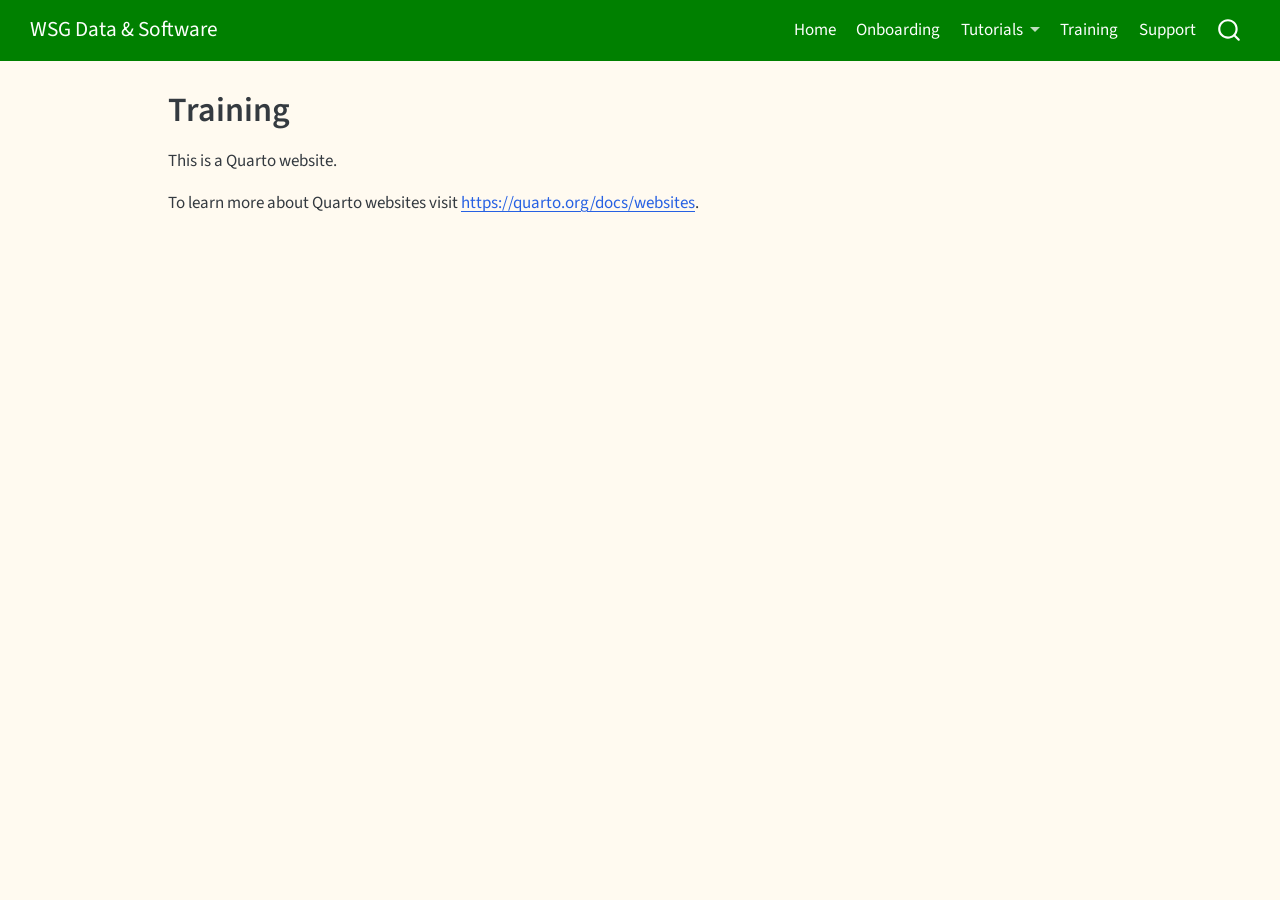
<file: docs/training.html>
<!DOCTYPE html>
<html xmlns="http://www.w3.org/1999/xhtml" lang="en" xml:lang="en"><head>

<meta charset="utf-8">
<meta name="generator" content="quarto-1.11.9">

<meta name="viewport" content="width=device-width, initial-scale=1.0, user-scalable=yes">


<title>Training – WSG Data &amp; Software</title>
<style>
/* Default styles provided by pandoc.
** See https://pandoc.org/MANUAL.html#variables-for-html for config info.
*/
span.smallcaps{font-variant: small-caps;}
div.columns{display: flex; gap: 1.5em;}
div.column{flex: auto;}
@media screen {
div.columns{gap: min(4vw, 1.5em);}
div.column{overflow-x: auto;}
}
div.hanging-indent{margin-left: 1.5em; text-indent: -1.5em;}
ul.task-list{list-style: none;}
ul.task-list li input[type="checkbox"] {
  width: 0.8em;
  margin: 0 0.8em 0.2em -1em; /* quarto-specific, see https://github.com/quarto-dev/quarto-cli/issues/4556 */ 
  vertical-align: middle;
}
</style>


<script src="site_libs/quarto-nav/quarto-nav.js"></script>
<script src="site_libs/clipboard/clipboard.min.js"></script>
<script src="site_libs/quarto-search/autocomplete.umd.js"></script>
<script src="site_libs/quarto-search/fuse.min.js"></script>
<script src="site_libs/quarto-search/quarto-search.js"></script>
<meta name="quarto:offset" content="./">
<script src="site_libs/quarto-html/quarto.js" type="module"></script>
<script src="site_libs/quarto-html/tabsets/tabsets.js" type="module"></script>
<script src="site_libs/quarto-html/scrollable-regions/scrollable-regions.js" type="module"></script>
<script src="site_libs/quarto-html/popper.min.js"></script>
<script src="site_libs/quarto-html/tippy.umd.min.js"></script>
<script src="site_libs/quarto-html/anchor.min.js"></script>
<link href="site_libs/quarto-html/tippy.css" rel="stylesheet">
<link href="site_libs/quarto-html/quarto-syntax-highlighting-63b5708e65d6cd79cd7618c58d0c21e7.css" rel="stylesheet" id="quarto-text-highlighting-styles">
<script src="site_libs/bootstrap/bootstrap.min.js"></script>
<link href="site_libs/bootstrap/bootstrap-icons.css" rel="stylesheet">
<link href="site_libs/bootstrap/bootstrap-7bf1076f56b73c5a03fa484800a81092.min.css" rel="stylesheet" append-hash="true" id="quarto-bootstrap" data-mode="light">
<script id="quarto-search-options" type="application/json">{
  "location": "navbar",
  "copy-button": false,
  "collapse-after": 3,
  "panel-placement": "end",
  "type": "overlay",
  "limit": 50,
  "keyboard-shortcut": [
    "f",
    "/",
    "s"
  ],
  "show-item-context": false,
  "language": {
    "search-no-results-text": "No results",
    "search-matching-documents-text": "matching documents",
    "search-copy-link-title": "Copy link to search",
    "search-hide-matches-text": "Hide additional matches",
    "search-more-match-text": "more match in this document",
    "search-more-matches-text": "more matches in this document",
    "search-clear-button-title": "Clear",
    "search-text-placeholder": "",
    "search-detached-cancel-button-title": "Cancel",
    "search-submit-button-title": "Submit",
    "search-label": "Search"
  }
}</script>


<link rel="stylesheet" href="styles.css">
</head>

<body class="nav-fixed quarto-light"><a id="quarto-skip-link" class="visually-hidden-focusable" href="#quarto-document-content">Skip to main content</a>

<div id="quarto-search-results"></div>
  <header id="quarto-header" class="headroom fixed-top">
    <nav class="navbar navbar-expand-lg " data-bs-theme="dark" aria-label="Site">
      <div class="navbar-container container-fluid">
      <div class="navbar-brand-container mx-auto">
    <a class="navbar-brand" href="./index.html">
    <span class="navbar-title">WSG Data &amp; Software</span>
    </a>
  </div>
          <button class="navbar-toggler" type="button" data-bs-toggle="collapse" data-bs-target="#navbarCollapse" aria-controls="navbarCollapse" aria-expanded="false" aria-label="Toggle navigation" onclick="if (window.quartoToggleHeadroom) { window.quartoToggleHeadroom(); }">
  <span class="navbar-toggler-icon"></span>
</button>
          <div class="collapse navbar-collapse" id="navbarCollapse">
            <ul class="navbar-nav navbar-nav-scroll ms-auto">
  <li class="nav-item">
    <a class="nav-link" href="./index.html"> 
<span class="menu-text">Home</span></a>
  </li>  
  <li class="nav-item">
    <a class="nav-link" href="./onboarding.html"> 
<span class="menu-text">Onboarding</span></a>
  </li>  
  <li class="nav-item dropdown ">
    <a class="nav-link dropdown-toggle" href="#" id="nav-menu-tutorials" role="link" data-bs-toggle="dropdown" aria-expanded="false">
 <span class="menu-text">Tutorials</span>
    </a>
    <ul class="dropdown-menu dropdown-menu-end" aria-labelledby="nav-menu-tutorials">    
        <li>
    <a class="dropdown-item" href="./tutorials/listing.html">
 <span class="dropdown-text"><strong>Tutorials</strong></span></a>
  </li>  
        <li><hr class="dropdown-divider"></li>
        <li class="dropdown-header"><strong>HPC</strong></li>
        <li>
    <a class="dropdown-item" href="./tutorials/hpc/get_started.html">
 <span class="dropdown-text">Get Started with HPC</span></a>
  </li>  
        <li><hr class="dropdown-divider"></li>
        <li class="dropdown-header"><strong>Git</strong></li>
        <li><hr class="dropdown-divider"></li>
        <li class="dropdown-header"><strong>Data</strong></li>
        <li><hr class="dropdown-divider"></li>
        <li class="dropdown-header"><strong>GenAI</strong></li>
    </ul>
  </li>
  <li class="nav-item">
    <a class="nav-link active" href="./training.html" aria-current="page"> 
<span class="menu-text">Training</span></a>
  </li>  
  <li class="nav-item">
    <a class="nav-link" href="./support.html"> 
<span class="menu-text">Support</span></a>
  </li>  
</ul>
          </div> <!-- /navcollapse -->
            <div class="quarto-navbar-tools">
</div>
            <div id="quarto-search" class="" title="Search"></div>
      </div> <!-- /container-fluid -->
    </nav>
</header>
<!-- content -->
<div id="quarto-content" class="quarto-container page-columns page-rows-contents page-layout-article page-navbar">
<!-- sidebar -->
<!-- margin-sidebar -->
    <div id="quarto-margin-sidebar" class="sidebar margin-sidebar zindex-bottom">
        
    </div>
<!-- main -->
<main class="content" id="quarto-document-content" tabindex="-1">

<header id="title-block-header" class="quarto-title-block default">
<div class="quarto-title">
<h1 class="title">Training</h1>
</div>



<div class="quarto-title-meta">

    
  
    
  </div>
  


</header>


<p>This is a Quarto website.</p>
<p>To learn more about Quarto websites visit <a href="https://quarto.org/docs/websites" class="uri">https://quarto.org/docs/websites</a>.</p>



</main> <!-- /main -->
<script id="quarto-html-after-body" type="application/javascript">
  window.document.addEventListener("DOMContentLoaded", function (event) {
    const icon = "";
    const anchorJS = new window.AnchorJS();
    anchorJS.options = {
      placement: 'right',
      icon: icon
    };
    anchorJS.add('.anchored');
    const isCodeAnnotation = (el) => {
      for (const clz of el.classList) {
        if (clz.startsWith('code-annotation-')) {                     
          return true;
        }
      }
      return false;
    }
    const onCopySuccess = function(e) {
      // button target
      const button = e.trigger;
      // don't keep focus
      button.blur();
      // flash "checked"
      button.classList.add('code-copy-button-checked');
      var currentTitle = button.getAttribute("title");
      button.setAttribute("title", "Copied!");
      let tooltip;
      if (window.bootstrap) {
        button.setAttribute("data-bs-toggle", "tooltip");
        button.setAttribute("data-bs-placement", "left");
        button.setAttribute("data-bs-title", "Copied!");
        tooltip = new bootstrap.Tooltip(button, 
          { trigger: "manual", 
            customClass: "code-copy-button-tooltip",
            offset: [0, -8]});
        tooltip.show();    
      }
      setTimeout(function() {
        if (tooltip) {
          tooltip.hide();
          button.removeAttribute("data-bs-title");
          button.removeAttribute("data-bs-toggle");
          button.removeAttribute("data-bs-placement");
        }
        button.setAttribute("title", currentTitle);
        button.classList.remove('code-copy-button-checked');
      }, 1000);
      // clear code selection
      e.clearSelection();
    }
    const getTextToCopy = function(trigger) {
      const outerScaffold = trigger.parentElement.cloneNode(true);
      const codeEl = outerScaffold.querySelector('code');
      for (const childEl of codeEl.children) {
        if (isCodeAnnotation(childEl)) {
          childEl.remove();
        }
      }
      return codeEl.innerText;
    }
    const clipboard = new window.ClipboardJS('.code-copy-button:not([data-in-quarto-modal])', {
      text: getTextToCopy
    });
    clipboard.on('success', onCopySuccess);
    if (window.document.getElementById('quarto-embedded-source-code-modal')) {
      const clipboardModal = new window.ClipboardJS('.code-copy-button[data-in-quarto-modal]', {
        text: getTextToCopy,
        container: window.document.getElementById('quarto-embedded-source-code-modal')
      });
      clipboardModal.on('success', onCopySuccess);
    }
      var localhostRegex = new RegExp(/^(?:http|https):\/\/localhost\:?[0-9]*\//);
      var mailtoRegex = new RegExp(/^mailto:/);
        var filterRegex = new RegExp('/' + window.location.host + '/');
      var isInternal = (href) => {
          return filterRegex.test(href) || localhostRegex.test(href) || mailtoRegex.test(href);
      }
      // Inspect non-navigation links and adorn them if external
      window.quartoDecorateExternalLinks = function (root) {
     var links = (root || window.document).querySelectorAll('a[href]:not(.nav-link):not(.navbar-brand):not(.toc-action):not(.sidebar-link):not(.sidebar-item-toggle):not(.pagination-link):not(.no-external):not([aria-hidden]):not(.dropdown-item):not(.quarto-navigation-tool):not(.about-link)');
      for (var i=0; i<links.length; i++) {
        const link = links[i];
        if (!isInternal(link.href)) {
          // undo the damage that might have been done by quarto-nav.js in the case of
          // links that we want to consider external
          if (link.dataset.originalHref !== undefined) {
            link.href = link.dataset.originalHref;
          }
          if (!link.classList.contains('no-external-icon')) {
          }
        }
      }
      };
      window.quartoDecorateExternalLinks(window.document);
    // Esc closes the popup (WCAG 1.4.13) and focus leaving both trigger and
    // popup closes it (WCAG 2.4.11); tippy handles neither for interactive popups.
    const hideOnEscAndFocusOut = {
      name: 'hideOnEscAndFocusOut',
      defaultValue: true,
      fn(instance) {
        const dismiss = () => {
          // A show scheduled by the trigger delay would otherwise reopen it
          instance.clearDelayTimeouts();
          instance.hide();
        };
        const onKeyDown = (event) => {
          if (event.key !== 'Escape') {
            return;
          }
          // Keep Esc from also reaching page handlers (e.g. reveal.js overview),
          // except an open reveal.js slide menu, which Esc should close too.
          // The menu handles keys only when its keyboard option is on.
          const menuHandlesEsc = window.Reveal?.getPlugin?.('menu')?.isOpen() &&
            window.Reveal.getConfig().menu?.keyboard !== false;
          if (!menuHandlesEsc) {
            event.stopPropagation();
          }
          if (instance.popper.contains(window.document.activeElement)) {
            // Disabled while refocusing so the focus trigger does not reopen it
            instance.disable();
            instance.reference.focus();
            instance.enable();
          }
          dismiss();
        };
        const onFocusOut = (event) => {
          const target = event.relatedTarget;
          if (target && !instance.reference.contains(target) &&
              !instance.popper.contains(target)) {
            dismiss();
          }
        };
        // On the trigger too: a click trigger (code-annotations: select) has no
        // blur handling. Attached for the instance's lifetime so leaving the
        // trigger also cancels a show still pending on the trigger delay.
        instance.reference.addEventListener('focusout', onFocusOut);
        return {
          onShow() {
            window.document.addEventListener('keydown', onKeyDown, true);
            instance.popper.addEventListener('focusout', onFocusOut);
          },
          onHide() {
            window.document.removeEventListener('keydown', onKeyDown, true);
            instance.popper.removeEventListener('focusout', onFocusOut);
          },
          onDestroy() {
            instance.reference.removeEventListener('focusout', onFocusOut);
          },
        };
      },
    };
    function tippyHover(el, contentFn, onTriggerFn, onUntriggerFn) {
      const config = {
        allowHTML: true,
        maxWidth: 500,
        delay: 100,
        arrow: false,
        appendTo: function(el) {
            return el.parentElement;
        },
        interactive: true,
        interactiveBorder: 10,
        theme: 'quarto',
        placement: 'bottom-start',
        plugins: [hideOnEscAndFocusOut],
      };
      if (contentFn) {
        config.content = contentFn;
      }
      if (onTriggerFn) {
        config.onTrigger = onTriggerFn;
      }
      if (onUntriggerFn) {
        config.onUntrigger = onUntriggerFn;
      }
      window.tippy(el, config); 
    }
    const noterefs = window.document.querySelectorAll('a[role="doc-noteref"]');
    for (var i=0; i<noterefs.length; i++) {
      const ref = noterefs[i];
      tippyHover(ref, function() {
        // use id or data attribute instead here
        let href = ref.getAttribute('data-footnote-href') || ref.getAttribute('href');
        try { href = new URL(href).hash; } catch {}
        const id = href.replace(/^#\/?/, "");
        const note = window.document.getElementById(id);
        if (note) {
          return note.innerHTML;
        } else {
          return "";
        }
      });
    }
    const xrefs = window.document.querySelectorAll('a.quarto-xref');
    const processXRef = (id, note) => {
      // Strip column container classes
      const stripColumnClz = (el) => {
        el.classList.remove("page-full", "page-columns");
        if (el.children) {
          for (const child of el.children) {
            stripColumnClz(child);
          }
        }
      }
      stripColumnClz(note)
      if (id === null || id.startsWith('sec-')) {
        // Special case sections, only their first couple elements
        const container = document.createElement("div");
        if (note.children && note.children.length > 2) {
          container.appendChild(note.children[0].cloneNode(true));
          for (let i = 1; i < note.children.length; i++) {
            const child = note.children[i];
            if (child.tagName === "P" && child.innerText === "") {
              continue;
            } else {
              container.appendChild(child.cloneNode(true));
              break;
            }
          }
          if (window.Quarto?.typesetMath) {
            window.Quarto.typesetMath(container);
          }
          return container.innerHTML
        } else {
          if (window.Quarto?.typesetMath) {
            window.Quarto.typesetMath(note);
          }
          return note.innerHTML;
        }
      } else {
        // Remove any anchor links if they are present
        const anchorLink = note.querySelector('a.anchorjs-link');
        if (anchorLink) {
          anchorLink.remove();
        }
        if (window.Quarto?.typesetMath) {
          window.Quarto.typesetMath(note);
        }
        if (note.classList.contains("callout")) {
          return note.outerHTML;
        } else {
          return note.innerHTML;
        }
      }
    }
    for (var i=0; i<xrefs.length; i++) {
      const xref = xrefs[i];
      tippyHover(xref, undefined, function(instance) {
        instance.disable();
        let url = xref.getAttribute('href');
        let hash = undefined; 
        if (url.startsWith('#')) {
          hash = url;
        } else {
          try { hash = new URL(url).hash; } catch {}
        }
        if (hash) {
          const id = hash.replace(/^#\/?/, "");
          const note = window.document.getElementById(id);
          if (note !== null) {
            try {
              const html = processXRef(id, note.cloneNode(true));
              instance.setContent(html);
            } finally {
              instance.enable();
              instance.show();
            }
          } else {
            // See if we can fetch this
            fetch(url.split('#')[0])
            .then(res => res.text())
            .then(html => {
              const parser = new DOMParser();
              const htmlDoc = parser.parseFromString(html, "text/html");
              const note = htmlDoc.getElementById(id);
              if (note !== null) {
                const html = processXRef(id, note);
                instance.setContent(html);
              } 
            }).finally(() => {
              instance.enable();
              instance.show();
            });
          }
        } else {
          // See if we can fetch a full url (with no hash to target)
          // This is a special case and we should probably do some content thinning / targeting
          fetch(url)
          .then(res => res.text())
          .then(html => {
            const parser = new DOMParser();
            const htmlDoc = parser.parseFromString(html, "text/html");
            const note = htmlDoc.querySelector('main.content');
            if (note !== null) {
              // This should only happen for chapter cross references
              // (since there is no id in the URL)
              // remove the first header
              if (note.children.length > 0 && note.children[0].tagName === "HEADER") {
                note.children[0].remove();
              }
              const html = processXRef(null, note);
              instance.setContent(html);
            } 
          }).finally(() => {
            instance.enable();
            instance.show();
          });
        }
      }, function(instance) {
      });
    }
        let selectedAnnoteEl;
        const selectorForAnnotation = ( cell, annotation) => {
          let cellAttr = 'data-code-cell="' + cell + '"';
          let lineAttr = 'data-code-annotation="' +  annotation + '"';
          const selector = 'span[' + cellAttr + '][' + lineAttr + ']';
          return selector;
        }
        const selectCodeLines = (annoteEl) => {
          const doc = window.document;
          const targetCell = annoteEl.getAttribute("data-target-cell");
          const targetAnnotation = annoteEl.getAttribute("data-target-annotation");
          const annoteSpan = window.document.querySelector(selectorForAnnotation(targetCell, targetAnnotation));
          const lines = annoteSpan.getAttribute("data-code-lines").split(",");
          const lineIds = lines.map((line) => {
            return targetCell + "-" + line;
          })
          // Each band is positioned against its own containing block, which is
          // not the offsetParent of the lines, so place it from client rects.
          const placeBand = (band, firstEl, lastEl, codeBlock) => {
            const container = band.offsetParent;
            if (container === null) {
              return;
            }
            const containerRect = container.getBoundingClientRect();
            // Reveal.js scales slides with a transform, so convert client
            // pixels back to the CSS pixels of the container.
            const scale = containerRect.height / container.offsetHeight || 1;
            const firstRect = firstEl.getBoundingClientRect();
            const lastRect = lastEl.getBoundingClientRect();
            const top = (firstRect.top - containerRect.top) / scale - container.clientTop + container.scrollTop;
            const height = (lastRect.bottom - firstRect.top) / scale;
            band.style.top = top - 2 + "px";
            band.style.height = height + 4 + "px";
            if (codeBlock) {
              // Without the copy button wrapper, the containing block is wider
              // than the code block, so span the code block explicitly.
              const blockRect = codeBlock.getBoundingClientRect();
              band.style.left = (blockRect.left - containerRect.left) / scale - container.clientLeft + container.scrollLeft + "px";
              band.style.width = blockRect.width / scale + "px";
            }
          };
          if (lineIds.length > 0) {
            const el = window.document.getElementById(lineIds[0]);
            const lastEl = window.document.getElementById(lineIds[lineIds.length - 1]);
            const parent = el.parentElement.parentElement;
            // cook up a div (if necessary) and position it
            let div = window.document.getElementById("code-annotation-line-highlight");
            if (div === null) {
              div = window.document.createElement("div");
              div.setAttribute("id", "code-annotation-line-highlight");
              div.style.position = 'absolute';
              parent.appendChild(div);
            }
            placeBand(div, el, lastEl, parent.closest("div.sourceCode") || parent);
            let gutterDiv = window.document.getElementById("code-annotation-line-highlight-gutter");
            if (gutterDiv === null) {
              gutterDiv = window.document.createElement("div");
              gutterDiv.setAttribute("id", "code-annotation-line-highlight-gutter");
              gutterDiv.style.position = 'absolute';
              const codeCell = window.document.getElementById(targetCell);
              const gutter = codeCell.querySelector('.code-annotation-gutter');
              gutter.appendChild(gutterDiv);
            }
            placeBand(gutterDiv, el, lastEl);
            selectedAnnoteEl = annoteEl;
          }
        };
        const unselectCodeLines = () => {
          const elementsIds = ["code-annotation-line-highlight", "code-annotation-line-highlight-gutter"];
          elementsIds.forEach((elId) => {
            const div = window.document.getElementById(elId);
            if (div) {
              div.remove();
            }
          });
          selectedAnnoteEl = undefined;
        };
          // Handle positioning of the toggle
      window.addEventListener(
        "resize",
        throttle(() => {
          elRect = undefined;
          if (selectedAnnoteEl) {
            selectCodeLines(selectedAnnoteEl);
          }
        }, 10)
      );
      function throttle(fn, ms) {
      let throttle = false;
      let timer;
        return (...args) => {
          if(!throttle) { // first call gets through
              fn.apply(this, args);
              throttle = true;
          } else { // all the others get throttled
              if(timer) clearTimeout(timer); // cancel #2
              timer = setTimeout(() => {
                fn.apply(this, args);
                timer = throttle = false;
              }, ms);
          }
        };
      }
        // Attach click handler to the DT
        const annoteDls = window.document.querySelectorAll('dt[data-target-cell]');
        for (const annoteDlNode of annoteDls) {
          annoteDlNode.addEventListener('click', (event) => {
            const clickedEl = event.target;
            if (clickedEl !== selectedAnnoteEl) {
              unselectCodeLines();
              const activeEl = window.document.querySelector('dt[data-target-cell].code-annotation-active');
              if (activeEl) {
                activeEl.classList.remove('code-annotation-active');
              }
              selectCodeLines(clickedEl);
              clickedEl.classList.add('code-annotation-active');
            } else {
              // Unselect the line
              unselectCodeLines();
              clickedEl.classList.remove('code-annotation-active');
            }
          });
        }
    const findCites = (el) => {
      const parentEl = el.parentElement;
      if (parentEl) {
        const cites = parentEl.dataset.cites;
        if (cites) {
          return {
            el,
            cites: cites.split(' ')
          };
        } else {
          return findCites(el.parentElement)
        }
      } else {
        return undefined;
      }
    };
    var bibliorefs = window.document.querySelectorAll('a[role="doc-biblioref"]');
    for (var i=0; i<bibliorefs.length; i++) {
      const ref = bibliorefs[i];
      const citeInfo = findCites(ref);
      if (citeInfo) {
        tippyHover(citeInfo.el, function() {
          var popup = window.document.createElement('div');
          citeInfo.cites.forEach(function(cite) {
            var citeDiv = window.document.createElement('div');
            citeDiv.classList.add('hanging-indent');
            citeDiv.classList.add('csl-entry');
            var biblioDiv = window.document.getElementById('ref-' + cite);
            if (biblioDiv) {
              citeDiv.innerHTML = biblioDiv.innerHTML;
            }
            popup.appendChild(citeDiv);
          });
          return popup.innerHTML;
        });
      }
    }
  });
  </script>
  <script type="application/javascript">
  window.quartoScrollableRegionsLabels = {"code":"Scrollable code","output":"Scrollable output"};
  </script>
</div> <!-- /content -->




</body></html>
</file>
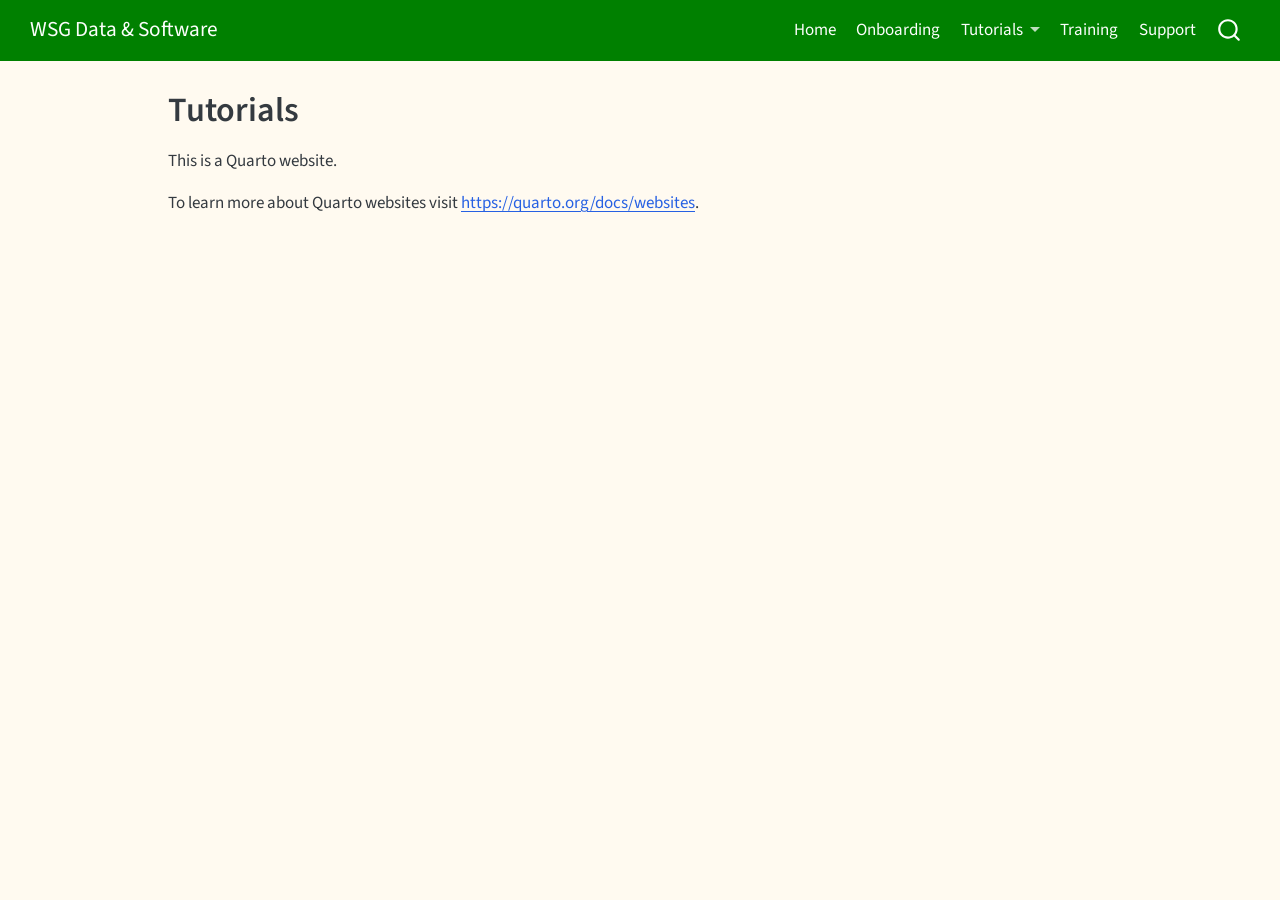
<file: docs/tutorials.html>
<!DOCTYPE html>
<html xmlns="http://www.w3.org/1999/xhtml" lang="en" xml:lang="en"><head>

<meta charset="utf-8">
<meta name="generator" content="quarto-1.11.9">

<meta name="viewport" content="width=device-width, initial-scale=1.0, user-scalable=yes">


<title>Tutorials – WSG Data &amp; Software</title>
<style>
/* Default styles provided by pandoc.
** See https://pandoc.org/MANUAL.html#variables-for-html for config info.
*/
span.smallcaps{font-variant: small-caps;}
div.columns{display: flex; gap: 1.5em;}
div.column{flex: auto;}
@media screen {
div.columns{gap: min(4vw, 1.5em);}
div.column{overflow-x: auto;}
}
div.hanging-indent{margin-left: 1.5em; text-indent: -1.5em;}
ul.task-list{list-style: none;}
ul.task-list li input[type="checkbox"] {
  width: 0.8em;
  margin: 0 0.8em 0.2em -1em; /* quarto-specific, see https://github.com/quarto-dev/quarto-cli/issues/4556 */ 
  vertical-align: middle;
}
</style>


<script src="site_libs/quarto-nav/quarto-nav.js"></script>
<script src="site_libs/clipboard/clipboard.min.js"></script>
<script src="site_libs/quarto-search/autocomplete.umd.js"></script>
<script src="site_libs/quarto-search/fuse.min.js"></script>
<script src="site_libs/quarto-search/quarto-search.js"></script>
<meta name="quarto:offset" content="./">
<script src="site_libs/quarto-html/quarto.js" type="module"></script>
<script src="site_libs/quarto-html/tabsets/tabsets.js" type="module"></script>
<script src="site_libs/quarto-html/scrollable-regions/scrollable-regions.js" type="module"></script>
<script src="site_libs/quarto-html/popper.min.js"></script>
<script src="site_libs/quarto-html/tippy.umd.min.js"></script>
<script src="site_libs/quarto-html/anchor.min.js"></script>
<link href="site_libs/quarto-html/tippy.css" rel="stylesheet">
<link href="site_libs/quarto-html/quarto-syntax-highlighting-63b5708e65d6cd79cd7618c58d0c21e7.css" rel="stylesheet" id="quarto-text-highlighting-styles">
<script src="site_libs/bootstrap/bootstrap.min.js"></script>
<link href="site_libs/bootstrap/bootstrap-icons.css" rel="stylesheet">
<link href="site_libs/bootstrap/bootstrap-7bf1076f56b73c5a03fa484800a81092.min.css" rel="stylesheet" append-hash="true" id="quarto-bootstrap" data-mode="light">
<script id="quarto-search-options" type="application/json">{
  "location": "navbar",
  "copy-button": false,
  "collapse-after": 3,
  "panel-placement": "end",
  "type": "overlay",
  "limit": 50,
  "keyboard-shortcut": [
    "f",
    "/",
    "s"
  ],
  "show-item-context": false,
  "language": {
    "search-no-results-text": "No results",
    "search-matching-documents-text": "matching documents",
    "search-copy-link-title": "Copy link to search",
    "search-hide-matches-text": "Hide additional matches",
    "search-more-match-text": "more match in this document",
    "search-more-matches-text": "more matches in this document",
    "search-clear-button-title": "Clear",
    "search-text-placeholder": "",
    "search-detached-cancel-button-title": "Cancel",
    "search-submit-button-title": "Submit",
    "search-label": "Search"
  }
}</script>


<link rel="stylesheet" href="styles.css">
</head>

<body class="nav-fixed quarto-light"><a id="quarto-skip-link" class="visually-hidden-focusable" href="#quarto-document-content">Skip to main content</a>

<div id="quarto-search-results"></div>
  <header id="quarto-header" class="headroom fixed-top">
    <nav class="navbar navbar-expand-lg " data-bs-theme="dark" aria-label="Site">
      <div class="navbar-container container-fluid">
      <div class="navbar-brand-container mx-auto">
    <a class="navbar-brand" href="./index.html">
    <span class="navbar-title">WSG Data &amp; Software</span>
    </a>
  </div>
          <button class="navbar-toggler" type="button" data-bs-toggle="collapse" data-bs-target="#navbarCollapse" aria-controls="navbarCollapse" aria-expanded="false" aria-label="Toggle navigation" onclick="if (window.quartoToggleHeadroom) { window.quartoToggleHeadroom(); }">
  <span class="navbar-toggler-icon"></span>
</button>
          <div class="collapse navbar-collapse" id="navbarCollapse">
            <ul class="navbar-nav navbar-nav-scroll ms-auto">
  <li class="nav-item">
    <a class="nav-link" href="./index.html"> 
<span class="menu-text">Home</span></a>
  </li>  
  <li class="nav-item">
    <a class="nav-link" href="./onboarding.html"> 
<span class="menu-text">Onboarding</span></a>
  </li>  
  <li class="nav-item dropdown ">
    <a class="nav-link dropdown-toggle" href="#" id="nav-menu-tutorials" role="link" data-bs-toggle="dropdown" aria-expanded="false">
 <span class="menu-text">Tutorials</span>
    </a>
    <ul class="dropdown-menu dropdown-menu-end" aria-labelledby="nav-menu-tutorials">    
        <li>
    <a class="dropdown-item" href="./tutorials/listing.html">
 <span class="dropdown-text"><strong>Tutorials</strong></span></a>
  </li>  
        <li><hr class="dropdown-divider"></li>
        <li class="dropdown-header"><strong>HPC</strong></li>
        <li>
    <a class="dropdown-item" href="./tutorials/hpc/get_started.html">
 <span class="dropdown-text">Get Started with HPC</span></a>
  </li>  
        <li><hr class="dropdown-divider"></li>
        <li class="dropdown-header"><strong>Git</strong></li>
        <li><hr class="dropdown-divider"></li>
        <li class="dropdown-header"><strong>Data</strong></li>
        <li><hr class="dropdown-divider"></li>
        <li class="dropdown-header"><strong>GenAI</strong></li>
    </ul>
  </li>
  <li class="nav-item">
    <a class="nav-link" href="./training.html"> 
<span class="menu-text">Training</span></a>
  </li>  
  <li class="nav-item">
    <a class="nav-link" href="./support.html"> 
<span class="menu-text">Support</span></a>
  </li>  
</ul>
          </div> <!-- /navcollapse -->
            <div class="quarto-navbar-tools">
</div>
            <div id="quarto-search" class="" title="Search"></div>
      </div> <!-- /container-fluid -->
    </nav>
</header>
<!-- content -->
<div id="quarto-content" class="quarto-container page-columns page-rows-contents page-layout-article page-navbar">
<!-- sidebar -->
<!-- margin-sidebar -->
    <div id="quarto-margin-sidebar" class="sidebar margin-sidebar zindex-bottom">
        
    </div>
<!-- main -->
<main class="content" id="quarto-document-content" tabindex="-1">

<header id="title-block-header" class="quarto-title-block default">
<div class="quarto-title">
<h1 class="title">Tutorials</h1>
</div>



<div class="quarto-title-meta">

    
  
    
  </div>
  


</header>


<p>This is a Quarto website.</p>
<p>To learn more about Quarto websites visit <a href="https://quarto.org/docs/websites" class="uri">https://quarto.org/docs/websites</a>.</p>



</main> <!-- /main -->
<script id="quarto-html-after-body" type="application/javascript">
  window.document.addEventListener("DOMContentLoaded", function (event) {
    const icon = "";
    const anchorJS = new window.AnchorJS();
    anchorJS.options = {
      placement: 'right',
      icon: icon
    };
    anchorJS.add('.anchored');
    const isCodeAnnotation = (el) => {
      for (const clz of el.classList) {
        if (clz.startsWith('code-annotation-')) {                     
          return true;
        }
      }
      return false;
    }
    const onCopySuccess = function(e) {
      // button target
      const button = e.trigger;
      // don't keep focus
      button.blur();
      // flash "checked"
      button.classList.add('code-copy-button-checked');
      var currentTitle = button.getAttribute("title");
      button.setAttribute("title", "Copied!");
      let tooltip;
      if (window.bootstrap) {
        button.setAttribute("data-bs-toggle", "tooltip");
        button.setAttribute("data-bs-placement", "left");
        button.setAttribute("data-bs-title", "Copied!");
        tooltip = new bootstrap.Tooltip(button, 
          { trigger: "manual", 
            customClass: "code-copy-button-tooltip",
            offset: [0, -8]});
        tooltip.show();    
      }
      setTimeout(function() {
        if (tooltip) {
          tooltip.hide();
          button.removeAttribute("data-bs-title");
          button.removeAttribute("data-bs-toggle");
          button.removeAttribute("data-bs-placement");
        }
        button.setAttribute("title", currentTitle);
        button.classList.remove('code-copy-button-checked');
      }, 1000);
      // clear code selection
      e.clearSelection();
    }
    const getTextToCopy = function(trigger) {
      const outerScaffold = trigger.parentElement.cloneNode(true);
      const codeEl = outerScaffold.querySelector('code');
      for (const childEl of codeEl.children) {
        if (isCodeAnnotation(childEl)) {
          childEl.remove();
        }
      }
      return codeEl.innerText;
    }
    const clipboard = new window.ClipboardJS('.code-copy-button:not([data-in-quarto-modal])', {
      text: getTextToCopy
    });
    clipboard.on('success', onCopySuccess);
    if (window.document.getElementById('quarto-embedded-source-code-modal')) {
      const clipboardModal = new window.ClipboardJS('.code-copy-button[data-in-quarto-modal]', {
        text: getTextToCopy,
        container: window.document.getElementById('quarto-embedded-source-code-modal')
      });
      clipboardModal.on('success', onCopySuccess);
    }
      var localhostRegex = new RegExp(/^(?:http|https):\/\/localhost\:?[0-9]*\//);
      var mailtoRegex = new RegExp(/^mailto:/);
        var filterRegex = new RegExp('/' + window.location.host + '/');
      var isInternal = (href) => {
          return filterRegex.test(href) || localhostRegex.test(href) || mailtoRegex.test(href);
      }
      // Inspect non-navigation links and adorn them if external
      window.quartoDecorateExternalLinks = function (root) {
     var links = (root || window.document).querySelectorAll('a[href]:not(.nav-link):not(.navbar-brand):not(.toc-action):not(.sidebar-link):not(.sidebar-item-toggle):not(.pagination-link):not(.no-external):not([aria-hidden]):not(.dropdown-item):not(.quarto-navigation-tool):not(.about-link)');
      for (var i=0; i<links.length; i++) {
        const link = links[i];
        if (!isInternal(link.href)) {
          // undo the damage that might have been done by quarto-nav.js in the case of
          // links that we want to consider external
          if (link.dataset.originalHref !== undefined) {
            link.href = link.dataset.originalHref;
          }
          if (!link.classList.contains('no-external-icon')) {
          }
        }
      }
      };
      window.quartoDecorateExternalLinks(window.document);
    // Esc closes the popup (WCAG 1.4.13) and focus leaving both trigger and
    // popup closes it (WCAG 2.4.11); tippy handles neither for interactive popups.
    const hideOnEscAndFocusOut = {
      name: 'hideOnEscAndFocusOut',
      defaultValue: true,
      fn(instance) {
        const dismiss = () => {
          // A show scheduled by the trigger delay would otherwise reopen it
          instance.clearDelayTimeouts();
          instance.hide();
        };
        const onKeyDown = (event) => {
          if (event.key !== 'Escape') {
            return;
          }
          // Keep Esc from also reaching page handlers (e.g. reveal.js overview),
          // except an open reveal.js slide menu, which Esc should close too.
          // The menu handles keys only when its keyboard option is on.
          const menuHandlesEsc = window.Reveal?.getPlugin?.('menu')?.isOpen() &&
            window.Reveal.getConfig().menu?.keyboard !== false;
          if (!menuHandlesEsc) {
            event.stopPropagation();
          }
          if (instance.popper.contains(window.document.activeElement)) {
            // Disabled while refocusing so the focus trigger does not reopen it
            instance.disable();
            instance.reference.focus();
            instance.enable();
          }
          dismiss();
        };
        const onFocusOut = (event) => {
          const target = event.relatedTarget;
          if (target && !instance.reference.contains(target) &&
              !instance.popper.contains(target)) {
            dismiss();
          }
        };
        // On the trigger too: a click trigger (code-annotations: select) has no
        // blur handling. Attached for the instance's lifetime so leaving the
        // trigger also cancels a show still pending on the trigger delay.
        instance.reference.addEventListener('focusout', onFocusOut);
        return {
          onShow() {
            window.document.addEventListener('keydown', onKeyDown, true);
            instance.popper.addEventListener('focusout', onFocusOut);
          },
          onHide() {
            window.document.removeEventListener('keydown', onKeyDown, true);
            instance.popper.removeEventListener('focusout', onFocusOut);
          },
          onDestroy() {
            instance.reference.removeEventListener('focusout', onFocusOut);
          },
        };
      },
    };
    function tippyHover(el, contentFn, onTriggerFn, onUntriggerFn) {
      const config = {
        allowHTML: true,
        maxWidth: 500,
        delay: 100,
        arrow: false,
        appendTo: function(el) {
            return el.parentElement;
        },
        interactive: true,
        interactiveBorder: 10,
        theme: 'quarto',
        placement: 'bottom-start',
        plugins: [hideOnEscAndFocusOut],
      };
      if (contentFn) {
        config.content = contentFn;
      }
      if (onTriggerFn) {
        config.onTrigger = onTriggerFn;
      }
      if (onUntriggerFn) {
        config.onUntrigger = onUntriggerFn;
      }
      window.tippy(el, config); 
    }
    const noterefs = window.document.querySelectorAll('a[role="doc-noteref"]');
    for (var i=0; i<noterefs.length; i++) {
      const ref = noterefs[i];
      tippyHover(ref, function() {
        // use id or data attribute instead here
        let href = ref.getAttribute('data-footnote-href') || ref.getAttribute('href');
        try { href = new URL(href).hash; } catch {}
        const id = href.replace(/^#\/?/, "");
        const note = window.document.getElementById(id);
        if (note) {
          return note.innerHTML;
        } else {
          return "";
        }
      });
    }
    const xrefs = window.document.querySelectorAll('a.quarto-xref');
    const processXRef = (id, note) => {
      // Strip column container classes
      const stripColumnClz = (el) => {
        el.classList.remove("page-full", "page-columns");
        if (el.children) {
          for (const child of el.children) {
            stripColumnClz(child);
          }
        }
      }
      stripColumnClz(note)
      if (id === null || id.startsWith('sec-')) {
        // Special case sections, only their first couple elements
        const container = document.createElement("div");
        if (note.children && note.children.length > 2) {
          container.appendChild(note.children[0].cloneNode(true));
          for (let i = 1; i < note.children.length; i++) {
            const child = note.children[i];
            if (child.tagName === "P" && child.innerText === "") {
              continue;
            } else {
              container.appendChild(child.cloneNode(true));
              break;
            }
          }
          if (window.Quarto?.typesetMath) {
            window.Quarto.typesetMath(container);
          }
          return container.innerHTML
        } else {
          if (window.Quarto?.typesetMath) {
            window.Quarto.typesetMath(note);
          }
          return note.innerHTML;
        }
      } else {
        // Remove any anchor links if they are present
        const anchorLink = note.querySelector('a.anchorjs-link');
        if (anchorLink) {
          anchorLink.remove();
        }
        if (window.Quarto?.typesetMath) {
          window.Quarto.typesetMath(note);
        }
        if (note.classList.contains("callout")) {
          return note.outerHTML;
        } else {
          return note.innerHTML;
        }
      }
    }
    for (var i=0; i<xrefs.length; i++) {
      const xref = xrefs[i];
      tippyHover(xref, undefined, function(instance) {
        instance.disable();
        let url = xref.getAttribute('href');
        let hash = undefined; 
        if (url.startsWith('#')) {
          hash = url;
        } else {
          try { hash = new URL(url).hash; } catch {}
        }
        if (hash) {
          const id = hash.replace(/^#\/?/, "");
          const note = window.document.getElementById(id);
          if (note !== null) {
            try {
              const html = processXRef(id, note.cloneNode(true));
              instance.setContent(html);
            } finally {
              instance.enable();
              instance.show();
            }
          } else {
            // See if we can fetch this
            fetch(url.split('#')[0])
            .then(res => res.text())
            .then(html => {
              const parser = new DOMParser();
              const htmlDoc = parser.parseFromString(html, "text/html");
              const note = htmlDoc.getElementById(id);
              if (note !== null) {
                const html = processXRef(id, note);
                instance.setContent(html);
              } 
            }).finally(() => {
              instance.enable();
              instance.show();
            });
          }
        } else {
          // See if we can fetch a full url (with no hash to target)
          // This is a special case and we should probably do some content thinning / targeting
          fetch(url)
          .then(res => res.text())
          .then(html => {
            const parser = new DOMParser();
            const htmlDoc = parser.parseFromString(html, "text/html");
            const note = htmlDoc.querySelector('main.content');
            if (note !== null) {
              // This should only happen for chapter cross references
              // (since there is no id in the URL)
              // remove the first header
              if (note.children.length > 0 && note.children[0].tagName === "HEADER") {
                note.children[0].remove();
              }
              const html = processXRef(null, note);
              instance.setContent(html);
            } 
          }).finally(() => {
            instance.enable();
            instance.show();
          });
        }
      }, function(instance) {
      });
    }
        let selectedAnnoteEl;
        const selectorForAnnotation = ( cell, annotation) => {
          let cellAttr = 'data-code-cell="' + cell + '"';
          let lineAttr = 'data-code-annotation="' +  annotation + '"';
          const selector = 'span[' + cellAttr + '][' + lineAttr + ']';
          return selector;
        }
        const selectCodeLines = (annoteEl) => {
          const doc = window.document;
          const targetCell = annoteEl.getAttribute("data-target-cell");
          const targetAnnotation = annoteEl.getAttribute("data-target-annotation");
          const annoteSpan = window.document.querySelector(selectorForAnnotation(targetCell, targetAnnotation));
          const lines = annoteSpan.getAttribute("data-code-lines").split(",");
          const lineIds = lines.map((line) => {
            return targetCell + "-" + line;
          })
          // Each band is positioned against its own containing block, which is
          // not the offsetParent of the lines, so place it from client rects.
          const placeBand = (band, firstEl, lastEl, codeBlock) => {
            const container = band.offsetParent;
            if (container === null) {
              return;
            }
            const containerRect = container.getBoundingClientRect();
            // Reveal.js scales slides with a transform, so convert client
            // pixels back to the CSS pixels of the container.
            const scale = containerRect.height / container.offsetHeight || 1;
            const firstRect = firstEl.getBoundingClientRect();
            const lastRect = lastEl.getBoundingClientRect();
            const top = (firstRect.top - containerRect.top) / scale - container.clientTop + container.scrollTop;
            const height = (lastRect.bottom - firstRect.top) / scale;
            band.style.top = top - 2 + "px";
            band.style.height = height + 4 + "px";
            if (codeBlock) {
              // Without the copy button wrapper, the containing block is wider
              // than the code block, so span the code block explicitly.
              const blockRect = codeBlock.getBoundingClientRect();
              band.style.left = (blockRect.left - containerRect.left) / scale - container.clientLeft + container.scrollLeft + "px";
              band.style.width = blockRect.width / scale + "px";
            }
          };
          if (lineIds.length > 0) {
            const el = window.document.getElementById(lineIds[0]);
            const lastEl = window.document.getElementById(lineIds[lineIds.length - 1]);
            const parent = el.parentElement.parentElement;
            // cook up a div (if necessary) and position it
            let div = window.document.getElementById("code-annotation-line-highlight");
            if (div === null) {
              div = window.document.createElement("div");
              div.setAttribute("id", "code-annotation-line-highlight");
              div.style.position = 'absolute';
              parent.appendChild(div);
            }
            placeBand(div, el, lastEl, parent.closest("div.sourceCode") || parent);
            let gutterDiv = window.document.getElementById("code-annotation-line-highlight-gutter");
            if (gutterDiv === null) {
              gutterDiv = window.document.createElement("div");
              gutterDiv.setAttribute("id", "code-annotation-line-highlight-gutter");
              gutterDiv.style.position = 'absolute';
              const codeCell = window.document.getElementById(targetCell);
              const gutter = codeCell.querySelector('.code-annotation-gutter');
              gutter.appendChild(gutterDiv);
            }
            placeBand(gutterDiv, el, lastEl);
            selectedAnnoteEl = annoteEl;
          }
        };
        const unselectCodeLines = () => {
          const elementsIds = ["code-annotation-line-highlight", "code-annotation-line-highlight-gutter"];
          elementsIds.forEach((elId) => {
            const div = window.document.getElementById(elId);
            if (div) {
              div.remove();
            }
          });
          selectedAnnoteEl = undefined;
        };
          // Handle positioning of the toggle
      window.addEventListener(
        "resize",
        throttle(() => {
          elRect = undefined;
          if (selectedAnnoteEl) {
            selectCodeLines(selectedAnnoteEl);
          }
        }, 10)
      );
      function throttle(fn, ms) {
      let throttle = false;
      let timer;
        return (...args) => {
          if(!throttle) { // first call gets through
              fn.apply(this, args);
              throttle = true;
          } else { // all the others get throttled
              if(timer) clearTimeout(timer); // cancel #2
              timer = setTimeout(() => {
                fn.apply(this, args);
                timer = throttle = false;
              }, ms);
          }
        };
      }
        // Attach click handler to the DT
        const annoteDls = window.document.querySelectorAll('dt[data-target-cell]');
        for (const annoteDlNode of annoteDls) {
          annoteDlNode.addEventListener('click', (event) => {
            const clickedEl = event.target;
            if (clickedEl !== selectedAnnoteEl) {
              unselectCodeLines();
              const activeEl = window.document.querySelector('dt[data-target-cell].code-annotation-active');
              if (activeEl) {
                activeEl.classList.remove('code-annotation-active');
              }
              selectCodeLines(clickedEl);
              clickedEl.classList.add('code-annotation-active');
            } else {
              // Unselect the line
              unselectCodeLines();
              clickedEl.classList.remove('code-annotation-active');
            }
          });
        }
    const findCites = (el) => {
      const parentEl = el.parentElement;
      if (parentEl) {
        const cites = parentEl.dataset.cites;
        if (cites) {
          return {
            el,
            cites: cites.split(' ')
          };
        } else {
          return findCites(el.parentElement)
        }
      } else {
        return undefined;
      }
    };
    var bibliorefs = window.document.querySelectorAll('a[role="doc-biblioref"]');
    for (var i=0; i<bibliorefs.length; i++) {
      const ref = bibliorefs[i];
      const citeInfo = findCites(ref);
      if (citeInfo) {
        tippyHover(citeInfo.el, function() {
          var popup = window.document.createElement('div');
          citeInfo.cites.forEach(function(cite) {
            var citeDiv = window.document.createElement('div');
            citeDiv.classList.add('hanging-indent');
            citeDiv.classList.add('csl-entry');
            var biblioDiv = window.document.getElementById('ref-' + cite);
            if (biblioDiv) {
              citeDiv.innerHTML = biblioDiv.innerHTML;
            }
            popup.appendChild(citeDiv);
          });
          return popup.innerHTML;
        });
      }
    }
  });
  </script>
  <script type="application/javascript">
  window.quartoScrollableRegionsLabels = {"code":"Scrollable code","output":"Scrollable output"};
  </script>
</div> <!-- /content -->




</body></html>
</file>
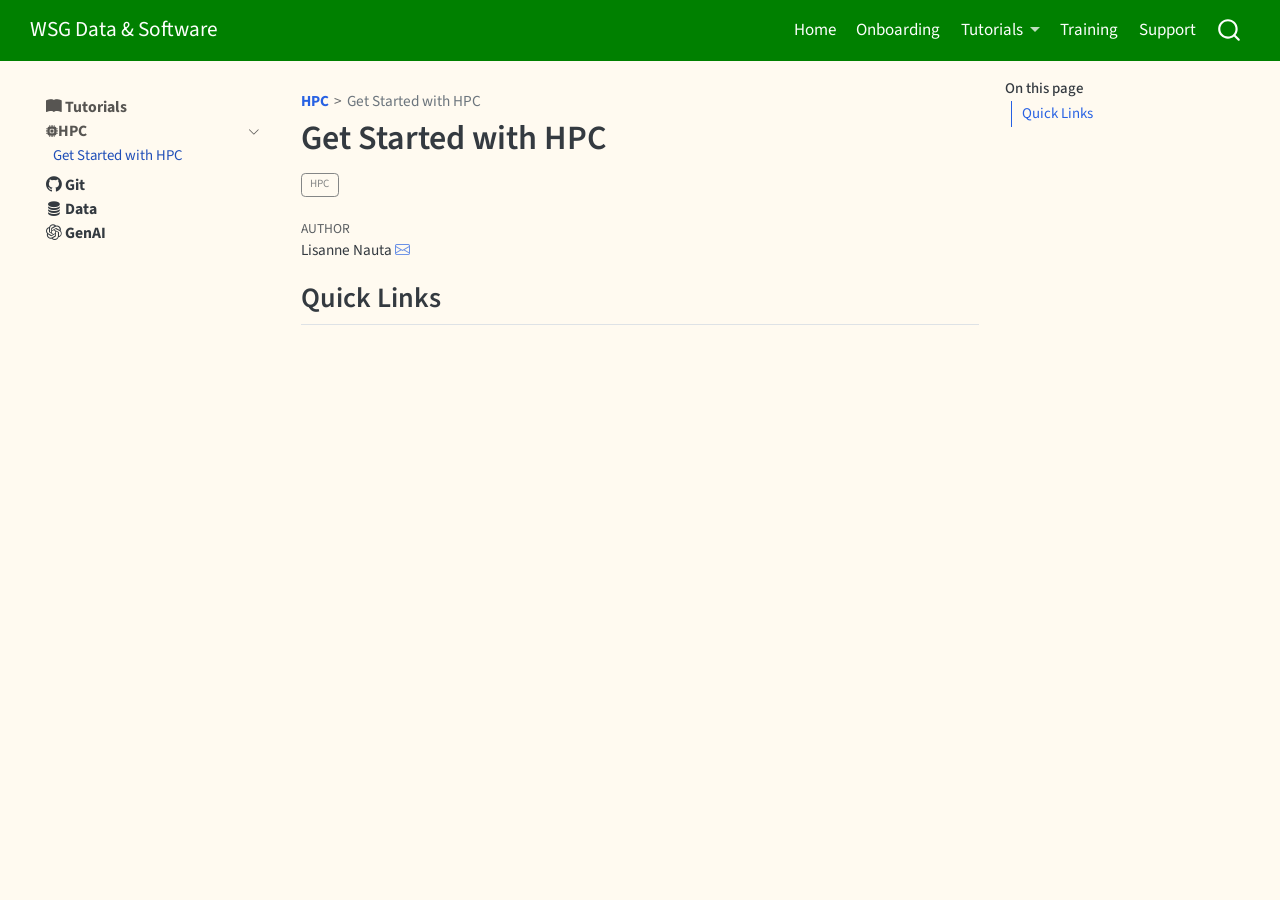
<file: docs/tutorials/hpc/get_started.html>
<!DOCTYPE html>
<html xmlns="http://www.w3.org/1999/xhtml" lang="en" xml:lang="en"><head>

<meta charset="utf-8">
<meta name="generator" content="quarto-1.11.9">

<meta name="viewport" content="width=device-width, initial-scale=1.0, user-scalable=yes">

<meta name="author" content="Lisanne Nauta">

<title>Get Started with HPC – WSG Data &amp; Software</title>
<style>
/* Default styles provided by pandoc.
** See https://pandoc.org/MANUAL.html#variables-for-html for config info.
*/
span.smallcaps{font-variant: small-caps;}
div.columns{display: flex; gap: 1.5em;}
div.column{flex: auto;}
@media screen {
div.columns{gap: min(4vw, 1.5em);}
div.column{overflow-x: auto;}
}
div.hanging-indent{margin-left: 1.5em; text-indent: -1.5em;}
ul.task-list{list-style: none;}
ul.task-list li input[type="checkbox"] {
  width: 0.8em;
  margin: 0 0.8em 0.2em -1em; /* quarto-specific, see https://github.com/quarto-dev/quarto-cli/issues/4556 */ 
  vertical-align: middle;
}
</style>


<script src="../../site_libs/quarto-nav/quarto-nav.js"></script>
<script src="../../site_libs/clipboard/clipboard.min.js"></script>
<script src="../../site_libs/quarto-search/autocomplete.umd.js"></script>
<script src="../../site_libs/quarto-search/fuse.min.js"></script>
<script src="../../site_libs/quarto-search/quarto-search.js"></script>
<meta name="quarto:offset" content="../../">
<script src="../../site_libs/quarto-html/quarto.js" type="module"></script>
<script src="../../site_libs/quarto-html/tabsets/tabsets.js" type="module"></script>
<script src="../../site_libs/quarto-html/scrollable-regions/scrollable-regions.js" type="module"></script>
<script src="../../site_libs/quarto-html/popper.min.js"></script>
<script src="../../site_libs/quarto-html/tippy.umd.min.js"></script>
<script src="../../site_libs/quarto-html/anchor.min.js"></script>
<link href="../../site_libs/quarto-html/tippy.css" rel="stylesheet">
<link href="../../site_libs/quarto-html/quarto-syntax-highlighting-63b5708e65d6cd79cd7618c58d0c21e7.css" rel="stylesheet" id="quarto-text-highlighting-styles">
<script src="../../site_libs/bootstrap/bootstrap.min.js"></script>
<link href="../../site_libs/bootstrap/bootstrap-icons.css" rel="stylesheet">
<link href="../../site_libs/bootstrap/bootstrap-7bf1076f56b73c5a03fa484800a81092.min.css" rel="stylesheet" append-hash="true" id="quarto-bootstrap" data-mode="light">
<script id="quarto-search-options" type="application/json">{
  "location": "navbar",
  "copy-button": false,
  "collapse-after": 3,
  "panel-placement": "end",
  "type": "overlay",
  "limit": 50,
  "keyboard-shortcut": [
    "f",
    "/",
    "s"
  ],
  "show-item-context": false,
  "language": {
    "search-no-results-text": "No results",
    "search-matching-documents-text": "matching documents",
    "search-copy-link-title": "Copy link to search",
    "search-hide-matches-text": "Hide additional matches",
    "search-more-match-text": "more match in this document",
    "search-more-matches-text": "more matches in this document",
    "search-clear-button-title": "Clear",
    "search-text-placeholder": "",
    "search-detached-cancel-button-title": "Cancel",
    "search-submit-button-title": "Submit",
    "search-label": "Search"
  }
}</script>


<link rel="stylesheet" href="../../styles.css">
</head>

<body class="nav-sidebar floating nav-fixed quarto-light"><a id="quarto-skip-link" class="visually-hidden-focusable" href="#quarto-document-content">Skip to main content</a>

<div id="quarto-search-results"></div>
  <header id="quarto-header" class="headroom fixed-top">
    <nav class="navbar navbar-expand-lg " data-bs-theme="dark" aria-label="Site">
      <div class="navbar-container container-fluid">
      <div class="navbar-brand-container mx-auto">
    <a class="navbar-brand" href="../../index.html">
    <span class="navbar-title">WSG Data &amp; Software</span>
    </a>
  </div>
          <button class="navbar-toggler" type="button" data-bs-toggle="collapse" data-bs-target="#navbarCollapse" aria-controls="navbarCollapse" aria-expanded="false" aria-label="Toggle navigation" onclick="if (window.quartoToggleHeadroom) { window.quartoToggleHeadroom(); }">
  <span class="navbar-toggler-icon"></span>
</button>
          <div class="collapse navbar-collapse" id="navbarCollapse">
            <ul class="navbar-nav navbar-nav-scroll ms-auto">
  <li class="nav-item">
    <a class="nav-link" href="../../index.html"> 
<span class="menu-text">Home</span></a>
  </li>  
  <li class="nav-item">
    <a class="nav-link" href="../../onboarding.html"> 
<span class="menu-text">Onboarding</span></a>
  </li>  
  <li class="nav-item dropdown ">
    <a class="nav-link dropdown-toggle" href="#" id="nav-menu-tutorials" role="link" data-bs-toggle="dropdown" aria-expanded="false">
 <span class="menu-text">Tutorials</span>
    </a>
    <ul class="dropdown-menu dropdown-menu-end" aria-labelledby="nav-menu-tutorials">    
        <li>
    <a class="dropdown-item" href="../../tutorials/listing.html">
 <span class="dropdown-text"><strong>Tutorials</strong></span></a>
  </li>  
        <li><hr class="dropdown-divider"></li>
        <li class="dropdown-header"><strong>HPC</strong></li>
        <li>
    <a class="dropdown-item" href="../../tutorials/hpc/get_started.html">
 <span class="dropdown-text">Get Started with HPC</span></a>
  </li>  
        <li><hr class="dropdown-divider"></li>
        <li class="dropdown-header"><strong>Git</strong></li>
        <li><hr class="dropdown-divider"></li>
        <li class="dropdown-header"><strong>Data</strong></li>
        <li><hr class="dropdown-divider"></li>
        <li class="dropdown-header"><strong>GenAI</strong></li>
    </ul>
  </li>
  <li class="nav-item">
    <a class="nav-link" href="../../training.html"> 
<span class="menu-text">Training</span></a>
  </li>  
  <li class="nav-item">
    <a class="nav-link" href="../../support.html"> 
<span class="menu-text">Support</span></a>
  </li>  
</ul>
          </div> <!-- /navcollapse -->
            <div class="quarto-navbar-tools">
</div>
            <div id="quarto-search" class="" title="Search"></div>
      </div> <!-- /container-fluid -->
    </nav>
  <nav class="quarto-secondary-nav" aria-label="Toolbar">
    <div class="container-fluid d-flex">
      <button type="button" class="quarto-btn-toggle btn" data-bs-toggle="collapse" role="button" data-bs-target=".quarto-sidebar-collapse-item" aria-controls="quarto-sidebar" aria-expanded="false" aria-label="Toggle sidebar navigation" onclick="if (window.quartoToggleHeadroom) { window.quartoToggleHeadroom(); }">
        <i class="bi bi-layout-text-sidebar-reverse"></i>
      </button>
        <nav class="quarto-page-breadcrumbs" aria-label="Breadcrumbs"><ol class="breadcrumb"><li class="breadcrumb-item"><a href="../../tutorials/hpc/get_started.html"><strong>HPC</strong></a></li><li class="breadcrumb-item"><a href="../../tutorials/hpc/get_started.html">Get Started with HPC</a></li></ol></nav>
        <a class="flex-grow-1" data-bs-toggle="collapse" data-bs-target=".quarto-sidebar-collapse-item" onclick="if (window.quartoToggleHeadroom) { window.quartoToggleHeadroom(); }">      
        </a>
    </div>
  </nav>
</header>
<!-- content -->
<div id="quarto-content" class="quarto-container page-columns page-rows-contents page-layout-article page-navbar">
<!-- sidebar -->
  <nav id="quarto-sidebar" class="sidebar collapse collapse-horizontal quarto-sidebar-collapse-item sidebar-navigation floating overflow-auto" aria-label="Section">
    <div class="sidebar-menu-container"> 
    <ul class="list-unstyled mt-1">
        <li class="sidebar-item">
  <div class="sidebar-item-container"> 
  <a href="../../tutorials/listing.html" class="sidebar-item-text sidebar-link"><i class="bi bi-book-fill" role="img">
</i> 
 <span class="menu-text"><strong>Tutorials</strong></span></a>
  </div>
</li>
        <li class="sidebar-item sidebar-item-section">
      <div class="sidebar-item-container"> 
            <button type="button" class="sidebar-item-text sidebar-item-toggle sidebar-link text-start" data-bs-toggle="collapse" data-bs-target="#quarto-sidebar-section-1" aria-controls="quarto-sidebar-section-1" aria-expanded="true"><i class="bi bi-cpu-fill" role="img">
</i> 
 <span class="menu-text" id="quarto-sidebar-section-1-label"><strong>HPC</strong></span><i class="bi bi-chevron-right" aria-hidden="true"></i></button>
      </div>
      <ul id="quarto-sidebar-section-1" aria-labelledby="quarto-sidebar-section-1-label" class="collapse list-unstyled sidebar-section depth1 show">  
          <li class="sidebar-item">
  <div class="sidebar-item-container"> 
  <a href="../../tutorials/hpc/get_started.html" class="sidebar-item-text sidebar-link active">
 <span class="menu-text">Get Started with HPC</span></a>
  </div>
</li>
      </ul>
  </li>
        <li class="sidebar-item sidebar-item-section">
      <span class="sidebar-item-text sidebar-link text-start"><i class="bi bi-github" role="img">
</i> 
 <span class="menu-text"><strong>Git</strong></span></span>
  </li>
        <li class="sidebar-item sidebar-item-section">
      <span class="sidebar-item-text sidebar-link text-start"><i class="bi bi-database-fill" role="img">
</i> 
 <span class="menu-text"><strong>Data</strong></span></span>
  </li>
        <li class="sidebar-item sidebar-item-section">
      <span class="sidebar-item-text sidebar-link text-start"><i class="bi bi-openai" role="img">
</i> 
 <span class="menu-text"><strong>GenAI</strong></span></span>
  </li>
    </ul>
    </div>
</nav>
<div id="quarto-sidebar-glass" class="quarto-sidebar-collapse-item" data-bs-toggle="collapse" data-bs-target=".quarto-sidebar-collapse-item"></div>
<!-- margin-sidebar -->
    <div id="quarto-margin-sidebar" class="sidebar margin-sidebar">
        <nav id="TOC" role="doc-toc" aria-labelledby="toc-title" class="toc-active">
    <h2 id="toc-title">On this page</h2>
   
  <ul>
  <li><a href="#quick-links" id="toc-quick-links" class="nav-link active" data-scroll-target="#quick-links">Quick Links</a></li>
  </ul>
</nav>
    </div>
<!-- main -->
<main class="content" id="quarto-document-content" tabindex="-1">

<header id="title-block-header" class="quarto-title-block default"><nav class="quarto-page-breadcrumbs quarto-title-breadcrumbs d-none d-lg-block" aria-label="Breadcrumbs"><ol class="breadcrumb"><li class="breadcrumb-item"><a href="../../tutorials/hpc/get_started.html"><strong>HPC</strong></a></li><li class="breadcrumb-item"><a href="../../tutorials/hpc/get_started.html">Get Started with HPC</a></li></ol></nav>
<div class="quarto-title">
<h1 class="title">Get Started with HPC</h1>
  <div class="quarto-categories">
    <div class="quarto-category">HPC</div>
  </div>
  </div>



<div class="quarto-title-meta">

    <div>
    <div class="quarto-title-meta-heading">Author</div>
    <div class="quarto-title-meta-contents">
             <p>Lisanne Nauta <a href="mailto:lisanne.nauta@wur.nl" class="quarto-title-author-email"><i class="bi bi-envelope"></i></a> </p>
          </div>
  </div>
    
  
    
  </div>
  


</header>


<section id="quick-links" class="level2">
<h2 class="anchored" data-anchor-id="quick-links">Quick Links</h2>


</section>

</main> <!-- /main -->
<script id="quarto-html-after-body" type="application/javascript">
  window.document.addEventListener("DOMContentLoaded", function (event) {
    const icon = "";
    const anchorJS = new window.AnchorJS();
    anchorJS.options = {
      placement: 'right',
      icon: icon
    };
    anchorJS.add('.anchored');
    const isCodeAnnotation = (el) => {
      for (const clz of el.classList) {
        if (clz.startsWith('code-annotation-')) {                     
          return true;
        }
      }
      return false;
    }
    const onCopySuccess = function(e) {
      // button target
      const button = e.trigger;
      // don't keep focus
      button.blur();
      // flash "checked"
      button.classList.add('code-copy-button-checked');
      var currentTitle = button.getAttribute("title");
      button.setAttribute("title", "Copied!");
      let tooltip;
      if (window.bootstrap) {
        button.setAttribute("data-bs-toggle", "tooltip");
        button.setAttribute("data-bs-placement", "left");
        button.setAttribute("data-bs-title", "Copied!");
        tooltip = new bootstrap.Tooltip(button, 
          { trigger: "manual", 
            customClass: "code-copy-button-tooltip",
            offset: [0, -8]});
        tooltip.show();    
      }
      setTimeout(function() {
        if (tooltip) {
          tooltip.hide();
          button.removeAttribute("data-bs-title");
          button.removeAttribute("data-bs-toggle");
          button.removeAttribute("data-bs-placement");
        }
        button.setAttribute("title", currentTitle);
        button.classList.remove('code-copy-button-checked');
      }, 1000);
      // clear code selection
      e.clearSelection();
    }
    const getTextToCopy = function(trigger) {
      const outerScaffold = trigger.parentElement.cloneNode(true);
      const codeEl = outerScaffold.querySelector('code');
      for (const childEl of codeEl.children) {
        if (isCodeAnnotation(childEl)) {
          childEl.remove();
        }
      }
      return codeEl.innerText;
    }
    const clipboard = new window.ClipboardJS('.code-copy-button:not([data-in-quarto-modal])', {
      text: getTextToCopy
    });
    clipboard.on('success', onCopySuccess);
    if (window.document.getElementById('quarto-embedded-source-code-modal')) {
      const clipboardModal = new window.ClipboardJS('.code-copy-button[data-in-quarto-modal]', {
        text: getTextToCopy,
        container: window.document.getElementById('quarto-embedded-source-code-modal')
      });
      clipboardModal.on('success', onCopySuccess);
    }
      var localhostRegex = new RegExp(/^(?:http|https):\/\/localhost\:?[0-9]*\//);
      var mailtoRegex = new RegExp(/^mailto:/);
        var filterRegex = new RegExp('/' + window.location.host + '/');
      var isInternal = (href) => {
          return filterRegex.test(href) || localhostRegex.test(href) || mailtoRegex.test(href);
      }
      // Inspect non-navigation links and adorn them if external
      window.quartoDecorateExternalLinks = function (root) {
     var links = (root || window.document).querySelectorAll('a[href]:not(.nav-link):not(.navbar-brand):not(.toc-action):not(.sidebar-link):not(.sidebar-item-toggle):not(.pagination-link):not(.no-external):not([aria-hidden]):not(.dropdown-item):not(.quarto-navigation-tool):not(.about-link)');
      for (var i=0; i<links.length; i++) {
        const link = links[i];
        if (!isInternal(link.href)) {
          // undo the damage that might have been done by quarto-nav.js in the case of
          // links that we want to consider external
          if (link.dataset.originalHref !== undefined) {
            link.href = link.dataset.originalHref;
          }
          if (!link.classList.contains('no-external-icon')) {
          }
        }
      }
      };
      window.quartoDecorateExternalLinks(window.document);
    // Esc closes the popup (WCAG 1.4.13) and focus leaving both trigger and
    // popup closes it (WCAG 2.4.11); tippy handles neither for interactive popups.
    const hideOnEscAndFocusOut = {
      name: 'hideOnEscAndFocusOut',
      defaultValue: true,
      fn(instance) {
        const dismiss = () => {
          // A show scheduled by the trigger delay would otherwise reopen it
          instance.clearDelayTimeouts();
          instance.hide();
        };
        const onKeyDown = (event) => {
          if (event.key !== 'Escape') {
            return;
          }
          // Keep Esc from also reaching page handlers (e.g. reveal.js overview),
          // except an open reveal.js slide menu, which Esc should close too.
          // The menu handles keys only when its keyboard option is on.
          const menuHandlesEsc = window.Reveal?.getPlugin?.('menu')?.isOpen() &&
            window.Reveal.getConfig().menu?.keyboard !== false;
          if (!menuHandlesEsc) {
            event.stopPropagation();
          }
          if (instance.popper.contains(window.document.activeElement)) {
            // Disabled while refocusing so the focus trigger does not reopen it
            instance.disable();
            instance.reference.focus();
            instance.enable();
          }
          dismiss();
        };
        const onFocusOut = (event) => {
          const target = event.relatedTarget;
          if (target && !instance.reference.contains(target) &&
              !instance.popper.contains(target)) {
            dismiss();
          }
        };
        // On the trigger too: a click trigger (code-annotations: select) has no
        // blur handling. Attached for the instance's lifetime so leaving the
        // trigger also cancels a show still pending on the trigger delay.
        instance.reference.addEventListener('focusout', onFocusOut);
        return {
          onShow() {
            window.document.addEventListener('keydown', onKeyDown, true);
            instance.popper.addEventListener('focusout', onFocusOut);
          },
          onHide() {
            window.document.removeEventListener('keydown', onKeyDown, true);
            instance.popper.removeEventListener('focusout', onFocusOut);
          },
          onDestroy() {
            instance.reference.removeEventListener('focusout', onFocusOut);
          },
        };
      },
    };
    function tippyHover(el, contentFn, onTriggerFn, onUntriggerFn) {
      const config = {
        allowHTML: true,
        maxWidth: 500,
        delay: 100,
        arrow: false,
        appendTo: function(el) {
            return el.parentElement;
        },
        interactive: true,
        interactiveBorder: 10,
        theme: 'quarto',
        placement: 'bottom-start',
        plugins: [hideOnEscAndFocusOut],
      };
      if (contentFn) {
        config.content = contentFn;
      }
      if (onTriggerFn) {
        config.onTrigger = onTriggerFn;
      }
      if (onUntriggerFn) {
        config.onUntrigger = onUntriggerFn;
      }
      window.tippy(el, config); 
    }
    const noterefs = window.document.querySelectorAll('a[role="doc-noteref"]');
    for (var i=0; i<noterefs.length; i++) {
      const ref = noterefs[i];
      tippyHover(ref, function() {
        // use id or data attribute instead here
        let href = ref.getAttribute('data-footnote-href') || ref.getAttribute('href');
        try { href = new URL(href).hash; } catch {}
        const id = href.replace(/^#\/?/, "");
        const note = window.document.getElementById(id);
        if (note) {
          return note.innerHTML;
        } else {
          return "";
        }
      });
    }
    const xrefs = window.document.querySelectorAll('a.quarto-xref');
    const processXRef = (id, note) => {
      // Strip column container classes
      const stripColumnClz = (el) => {
        el.classList.remove("page-full", "page-columns");
        if (el.children) {
          for (const child of el.children) {
            stripColumnClz(child);
          }
        }
      }
      stripColumnClz(note)
      if (id === null || id.startsWith('sec-')) {
        // Special case sections, only their first couple elements
        const container = document.createElement("div");
        if (note.children && note.children.length > 2) {
          container.appendChild(note.children[0].cloneNode(true));
          for (let i = 1; i < note.children.length; i++) {
            const child = note.children[i];
            if (child.tagName === "P" && child.innerText === "") {
              continue;
            } else {
              container.appendChild(child.cloneNode(true));
              break;
            }
          }
          if (window.Quarto?.typesetMath) {
            window.Quarto.typesetMath(container);
          }
          return container.innerHTML
        } else {
          if (window.Quarto?.typesetMath) {
            window.Quarto.typesetMath(note);
          }
          return note.innerHTML;
        }
      } else {
        // Remove any anchor links if they are present
        const anchorLink = note.querySelector('a.anchorjs-link');
        if (anchorLink) {
          anchorLink.remove();
        }
        if (window.Quarto?.typesetMath) {
          window.Quarto.typesetMath(note);
        }
        if (note.classList.contains("callout")) {
          return note.outerHTML;
        } else {
          return note.innerHTML;
        }
      }
    }
    for (var i=0; i<xrefs.length; i++) {
      const xref = xrefs[i];
      tippyHover(xref, undefined, function(instance) {
        instance.disable();
        let url = xref.getAttribute('href');
        let hash = undefined; 
        if (url.startsWith('#')) {
          hash = url;
        } else {
          try { hash = new URL(url).hash; } catch {}
        }
        if (hash) {
          const id = hash.replace(/^#\/?/, "");
          const note = window.document.getElementById(id);
          if (note !== null) {
            try {
              const html = processXRef(id, note.cloneNode(true));
              instance.setContent(html);
            } finally {
              instance.enable();
              instance.show();
            }
          } else {
            // See if we can fetch this
            fetch(url.split('#')[0])
            .then(res => res.text())
            .then(html => {
              const parser = new DOMParser();
              const htmlDoc = parser.parseFromString(html, "text/html");
              const note = htmlDoc.getElementById(id);
              if (note !== null) {
                const html = processXRef(id, note);
                instance.setContent(html);
              } 
            }).finally(() => {
              instance.enable();
              instance.show();
            });
          }
        } else {
          // See if we can fetch a full url (with no hash to target)
          // This is a special case and we should probably do some content thinning / targeting
          fetch(url)
          .then(res => res.text())
          .then(html => {
            const parser = new DOMParser();
            const htmlDoc = parser.parseFromString(html, "text/html");
            const note = htmlDoc.querySelector('main.content');
            if (note !== null) {
              // This should only happen for chapter cross references
              // (since there is no id in the URL)
              // remove the first header
              if (note.children.length > 0 && note.children[0].tagName === "HEADER") {
                note.children[0].remove();
              }
              const html = processXRef(null, note);
              instance.setContent(html);
            } 
          }).finally(() => {
            instance.enable();
            instance.show();
          });
        }
      }, function(instance) {
      });
    }
        let selectedAnnoteEl;
        const selectorForAnnotation = ( cell, annotation) => {
          let cellAttr = 'data-code-cell="' + cell + '"';
          let lineAttr = 'data-code-annotation="' +  annotation + '"';
          const selector = 'span[' + cellAttr + '][' + lineAttr + ']';
          return selector;
        }
        const selectCodeLines = (annoteEl) => {
          const doc = window.document;
          const targetCell = annoteEl.getAttribute("data-target-cell");
          const targetAnnotation = annoteEl.getAttribute("data-target-annotation");
          const annoteSpan = window.document.querySelector(selectorForAnnotation(targetCell, targetAnnotation));
          const lines = annoteSpan.getAttribute("data-code-lines").split(",");
          const lineIds = lines.map((line) => {
            return targetCell + "-" + line;
          })
          // Each band is positioned against its own containing block, which is
          // not the offsetParent of the lines, so place it from client rects.
          const placeBand = (band, firstEl, lastEl, codeBlock) => {
            const container = band.offsetParent;
            if (container === null) {
              return;
            }
            const containerRect = container.getBoundingClientRect();
            // Reveal.js scales slides with a transform, so convert client
            // pixels back to the CSS pixels of the container.
            const scale = containerRect.height / container.offsetHeight || 1;
            const firstRect = firstEl.getBoundingClientRect();
            const lastRect = lastEl.getBoundingClientRect();
            const top = (firstRect.top - containerRect.top) / scale - container.clientTop + container.scrollTop;
            const height = (lastRect.bottom - firstRect.top) / scale;
            band.style.top = top - 2 + "px";
            band.style.height = height + 4 + "px";
            if (codeBlock) {
              // Without the copy button wrapper, the containing block is wider
              // than the code block, so span the code block explicitly.
              const blockRect = codeBlock.getBoundingClientRect();
              band.style.left = (blockRect.left - containerRect.left) / scale - container.clientLeft + container.scrollLeft + "px";
              band.style.width = blockRect.width / scale + "px";
            }
          };
          if (lineIds.length > 0) {
            const el = window.document.getElementById(lineIds[0]);
            const lastEl = window.document.getElementById(lineIds[lineIds.length - 1]);
            const parent = el.parentElement.parentElement;
            // cook up a div (if necessary) and position it
            let div = window.document.getElementById("code-annotation-line-highlight");
            if (div === null) {
              div = window.document.createElement("div");
              div.setAttribute("id", "code-annotation-line-highlight");
              div.style.position = 'absolute';
              parent.appendChild(div);
            }
            placeBand(div, el, lastEl, parent.closest("div.sourceCode") || parent);
            let gutterDiv = window.document.getElementById("code-annotation-line-highlight-gutter");
            if (gutterDiv === null) {
              gutterDiv = window.document.createElement("div");
              gutterDiv.setAttribute("id", "code-annotation-line-highlight-gutter");
              gutterDiv.style.position = 'absolute';
              const codeCell = window.document.getElementById(targetCell);
              const gutter = codeCell.querySelector('.code-annotation-gutter');
              gutter.appendChild(gutterDiv);
            }
            placeBand(gutterDiv, el, lastEl);
            selectedAnnoteEl = annoteEl;
          }
        };
        const unselectCodeLines = () => {
          const elementsIds = ["code-annotation-line-highlight", "code-annotation-line-highlight-gutter"];
          elementsIds.forEach((elId) => {
            const div = window.document.getElementById(elId);
            if (div) {
              div.remove();
            }
          });
          selectedAnnoteEl = undefined;
        };
          // Handle positioning of the toggle
      window.addEventListener(
        "resize",
        throttle(() => {
          elRect = undefined;
          if (selectedAnnoteEl) {
            selectCodeLines(selectedAnnoteEl);
          }
        }, 10)
      );
      function throttle(fn, ms) {
      let throttle = false;
      let timer;
        return (...args) => {
          if(!throttle) { // first call gets through
              fn.apply(this, args);
              throttle = true;
          } else { // all the others get throttled
              if(timer) clearTimeout(timer); // cancel #2
              timer = setTimeout(() => {
                fn.apply(this, args);
                timer = throttle = false;
              }, ms);
          }
        };
      }
        // Attach click handler to the DT
        const annoteDls = window.document.querySelectorAll('dt[data-target-cell]');
        for (const annoteDlNode of annoteDls) {
          annoteDlNode.addEventListener('click', (event) => {
            const clickedEl = event.target;
            if (clickedEl !== selectedAnnoteEl) {
              unselectCodeLines();
              const activeEl = window.document.querySelector('dt[data-target-cell].code-annotation-active');
              if (activeEl) {
                activeEl.classList.remove('code-annotation-active');
              }
              selectCodeLines(clickedEl);
              clickedEl.classList.add('code-annotation-active');
            } else {
              // Unselect the line
              unselectCodeLines();
              clickedEl.classList.remove('code-annotation-active');
            }
          });
        }
    const findCites = (el) => {
      const parentEl = el.parentElement;
      if (parentEl) {
        const cites = parentEl.dataset.cites;
        if (cites) {
          return {
            el,
            cites: cites.split(' ')
          };
        } else {
          return findCites(el.parentElement)
        }
      } else {
        return undefined;
      }
    };
    var bibliorefs = window.document.querySelectorAll('a[role="doc-biblioref"]');
    for (var i=0; i<bibliorefs.length; i++) {
      const ref = bibliorefs[i];
      const citeInfo = findCites(ref);
      if (citeInfo) {
        tippyHover(citeInfo.el, function() {
          var popup = window.document.createElement('div');
          citeInfo.cites.forEach(function(cite) {
            var citeDiv = window.document.createElement('div');
            citeDiv.classList.add('hanging-indent');
            citeDiv.classList.add('csl-entry');
            var biblioDiv = window.document.getElementById('ref-' + cite);
            if (biblioDiv) {
              citeDiv.innerHTML = biblioDiv.innerHTML;
            }
            popup.appendChild(citeDiv);
          });
          return popup.innerHTML;
        });
      }
    }
  });
  </script>
  <script type="application/javascript">
  window.quartoScrollableRegionsLabels = {"code":"Scrollable code","output":"Scrollable output"};
  </script>
</div> <!-- /content -->




</body></html>
</file>
<file: docs/site_libs/quarto-html/tippy.css>
.tippy-box[data-animation=fade][data-state=hidden]{opacity:0}[data-tippy-root]{max-width:calc(100vw - 10px)}.tippy-box{position:relative;background-color:#333;color:#fff;border-radius:4px;font-size:14px;line-height:1.4;white-space:normal;outline:0;transition-property:transform,visibility,opacity}.tippy-box[data-placement^=top]>.tippy-arrow{bottom:0}.tippy-box[data-placement^=top]>.tippy-arrow:before{bottom:-7px;left:0;border-width:8px 8px 0;border-top-color:initial;transform-origin:center top}.tippy-box[data-placement^=bottom]>.tippy-arrow{top:0}.tippy-box[data-placement^=bottom]>.tippy-arrow:before{top:-7px;left:0;border-width:0 8px 8px;border-bottom-color:initial;transform-origin:center bottom}.tippy-box[data-placement^=left]>.tippy-arrow{right:0}.tippy-box[data-placement^=left]>.tippy-arrow:before{border-width:8px 0 8px 8px;border-left-color:initial;right:-7px;transform-origin:center left}.tippy-box[data-placement^=right]>.tippy-arrow{left:0}.tippy-box[data-placement^=right]>.tippy-arrow:before{left:-7px;border-width:8px 8px 8px 0;border-right-color:initial;transform-origin:center right}.tippy-box[data-inertia][data-state=visible]{transition-timing-function:cubic-bezier(.54,1.5,.38,1.11)}.tippy-arrow{width:16px;height:16px;color:#333}.tippy-arrow:before{content:"";position:absolute;border-color:transparent;border-style:solid}.tippy-content{position:relative;padding:5px 9px;z-index:1}
</file>
<file: docs/site_libs/quarto-html/quarto-syntax-highlighting-63b5708e65d6cd79cd7618c58d0c21e7.css>
/* quarto syntax highlight colors */
:root {
  --quarto-hl-ot-color: #003B4F;
  --quarto-hl-at-color: #657422;
  --quarto-hl-ss-color: #20794D;
  --quarto-hl-an-color: #5E5E5E;
  --quarto-hl-fu-color: #4758AB;
  --quarto-hl-st-color: #20794D;
  --quarto-hl-cf-color: #003B4F;
  --quarto-hl-op-color: #5E5E5E;
  --quarto-hl-er-color: #AD0000;
  --quarto-hl-bn-color: #AD0000;
  --quarto-hl-al-color: #AD0000;
  --quarto-hl-va-color: #111111;
  --quarto-hl-bu-color: inherit;
  --quarto-hl-ex-color: inherit;
  --quarto-hl-pp-color: #AD0000;
  --quarto-hl-in-color: #5E5E5E;
  --quarto-hl-vs-color: #20794D;
  --quarto-hl-wa-color: #5E5E5E;
  --quarto-hl-do-color: #5E5E5E;
  --quarto-hl-im-color: #00769E;
  --quarto-hl-ch-color: #20794D;
  --quarto-hl-dt-color: #AD0000;
  --quarto-hl-fl-color: #AD0000;
  --quarto-hl-co-color: #5E5E5E;
  --quarto-hl-cv-color: #5E5E5E;
  --quarto-hl-cn-color: #8f5902;
  --quarto-hl-sc-color: #5E5E5E;
  --quarto-hl-dv-color: #AD0000;
  --quarto-hl-kw-color: #003B4F;
}

/* other quarto variables */
:root {
  --quarto-font-monospace: SFMono-Regular, Menlo, Monaco, Consolas, "Liberation Mono", "Courier New", monospace;
}

/* syntax highlight based on Pandoc's rules */
pre > code.sourceCode > span {
  color: #003B4F;
}

code.sourceCode > span {
  color: #003B4F;
}

div.sourceCode,
div.sourceCode pre.sourceCode {
  color: #003B4F;
}

/* Normal */
code span {
  color: #003B4F;
}

/* Alert */
code span.al {
  color: #AD0000;
  font-style: inherit;
}

/* Annotation */
code span.an {
  color: #5E5E5E;
  font-style: inherit;
}

/* Attribute */
code span.at {
  color: #657422;
  font-style: inherit;
}

/* BaseN */
code span.bn {
  color: #AD0000;
  font-style: inherit;
}

/* BuiltIn */
code span.bu {
  font-style: inherit;
}

/* ControlFlow */
code span.cf {
  color: #003B4F;
  font-weight: bold;
  font-style: inherit;
}

/* Char */
code span.ch {
  color: #20794D;
  font-style: inherit;
}

/* Constant */
code span.cn {
  color: #8f5902;
  font-style: inherit;
}

/* Comment */
code span.co {
  color: #5E5E5E;
  font-style: inherit;
}

/* CommentVar */
code span.cv {
  color: #5E5E5E;
  font-style: italic;
}

/* Documentation */
code span.do {
  color: #5E5E5E;
  font-style: italic;
}

/* DataType */
code span.dt {
  color: #AD0000;
  font-style: inherit;
}

/* DecVal */
code span.dv {
  color: #AD0000;
  font-style: inherit;
}

/* Error */
code span.er {
  color: #AD0000;
  font-style: inherit;
}

/* Extension */
code span.ex {
  font-style: inherit;
}

/* Float */
code span.fl {
  color: #AD0000;
  font-style: inherit;
}

/* Function */
code span.fu {
  color: #4758AB;
  font-style: inherit;
}

/* Import */
code span.im {
  color: #00769E;
  font-style: inherit;
}

/* Information */
code span.in {
  color: #5E5E5E;
  font-style: inherit;
}

/* Keyword */
code span.kw {
  color: #003B4F;
  font-weight: bold;
  font-style: inherit;
}

/* Operator */
code span.op {
  color: #5E5E5E;
  font-style: inherit;
}

/* Other */
code span.ot {
  color: #003B4F;
  font-style: inherit;
}

/* Preprocessor */
code span.pp {
  color: #AD0000;
  font-style: inherit;
}

/* SpecialChar */
code span.sc {
  color: #5E5E5E;
  font-style: inherit;
}

/* SpecialString */
code span.ss {
  color: #20794D;
  font-style: inherit;
}

/* String */
code span.st {
  color: #20794D;
  font-style: inherit;
}

/* Variable */
code span.va {
  color: #111111;
  font-style: inherit;
}

/* VerbatimString */
code span.vs {
  color: #20794D;
  font-style: inherit;
}

/* Warning */
code span.wa {
  color: #5E5E5E;
  font-style: italic;
}

.prevent-inlining {
  content: "</";
}

/*# sourceMappingURL=054cc16b9e9817627be6994582d2ffb5.css.map */
</file>
<file: docs/styles.css>
/* css styles */
</file>
